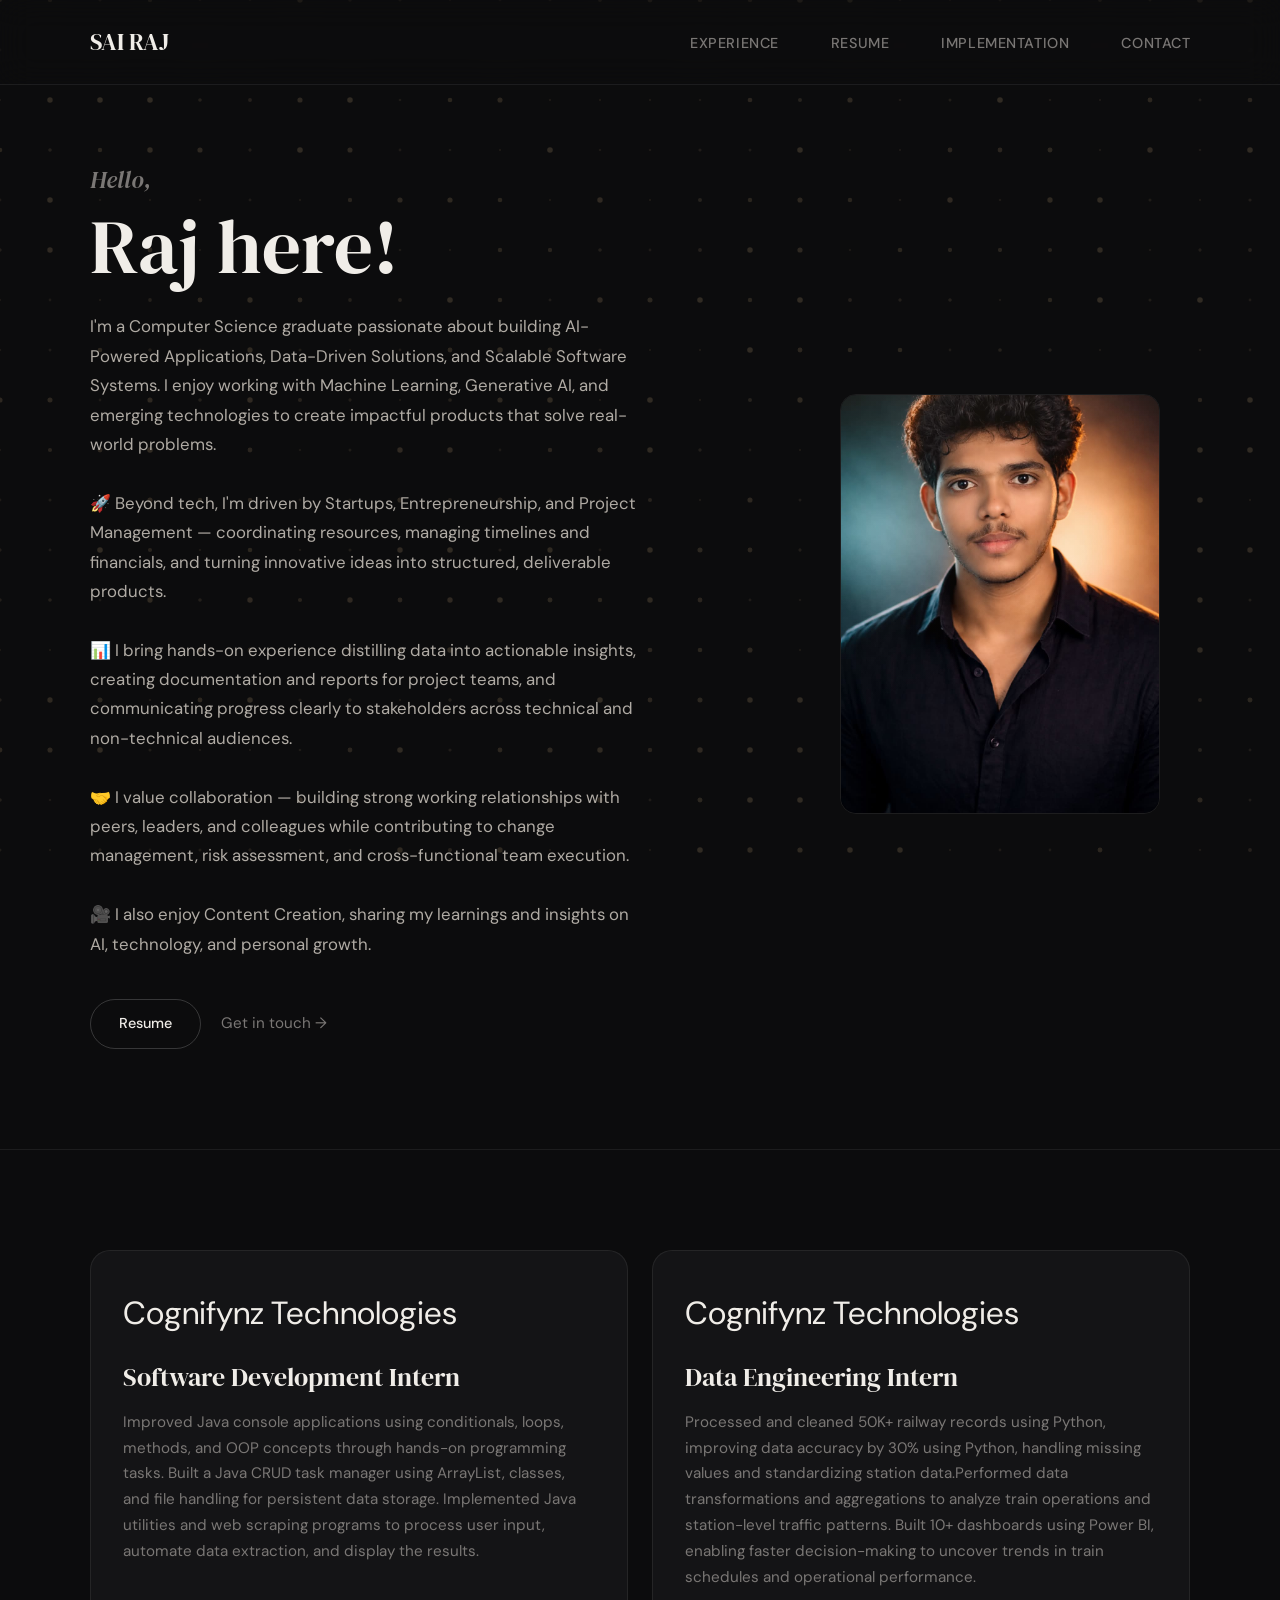
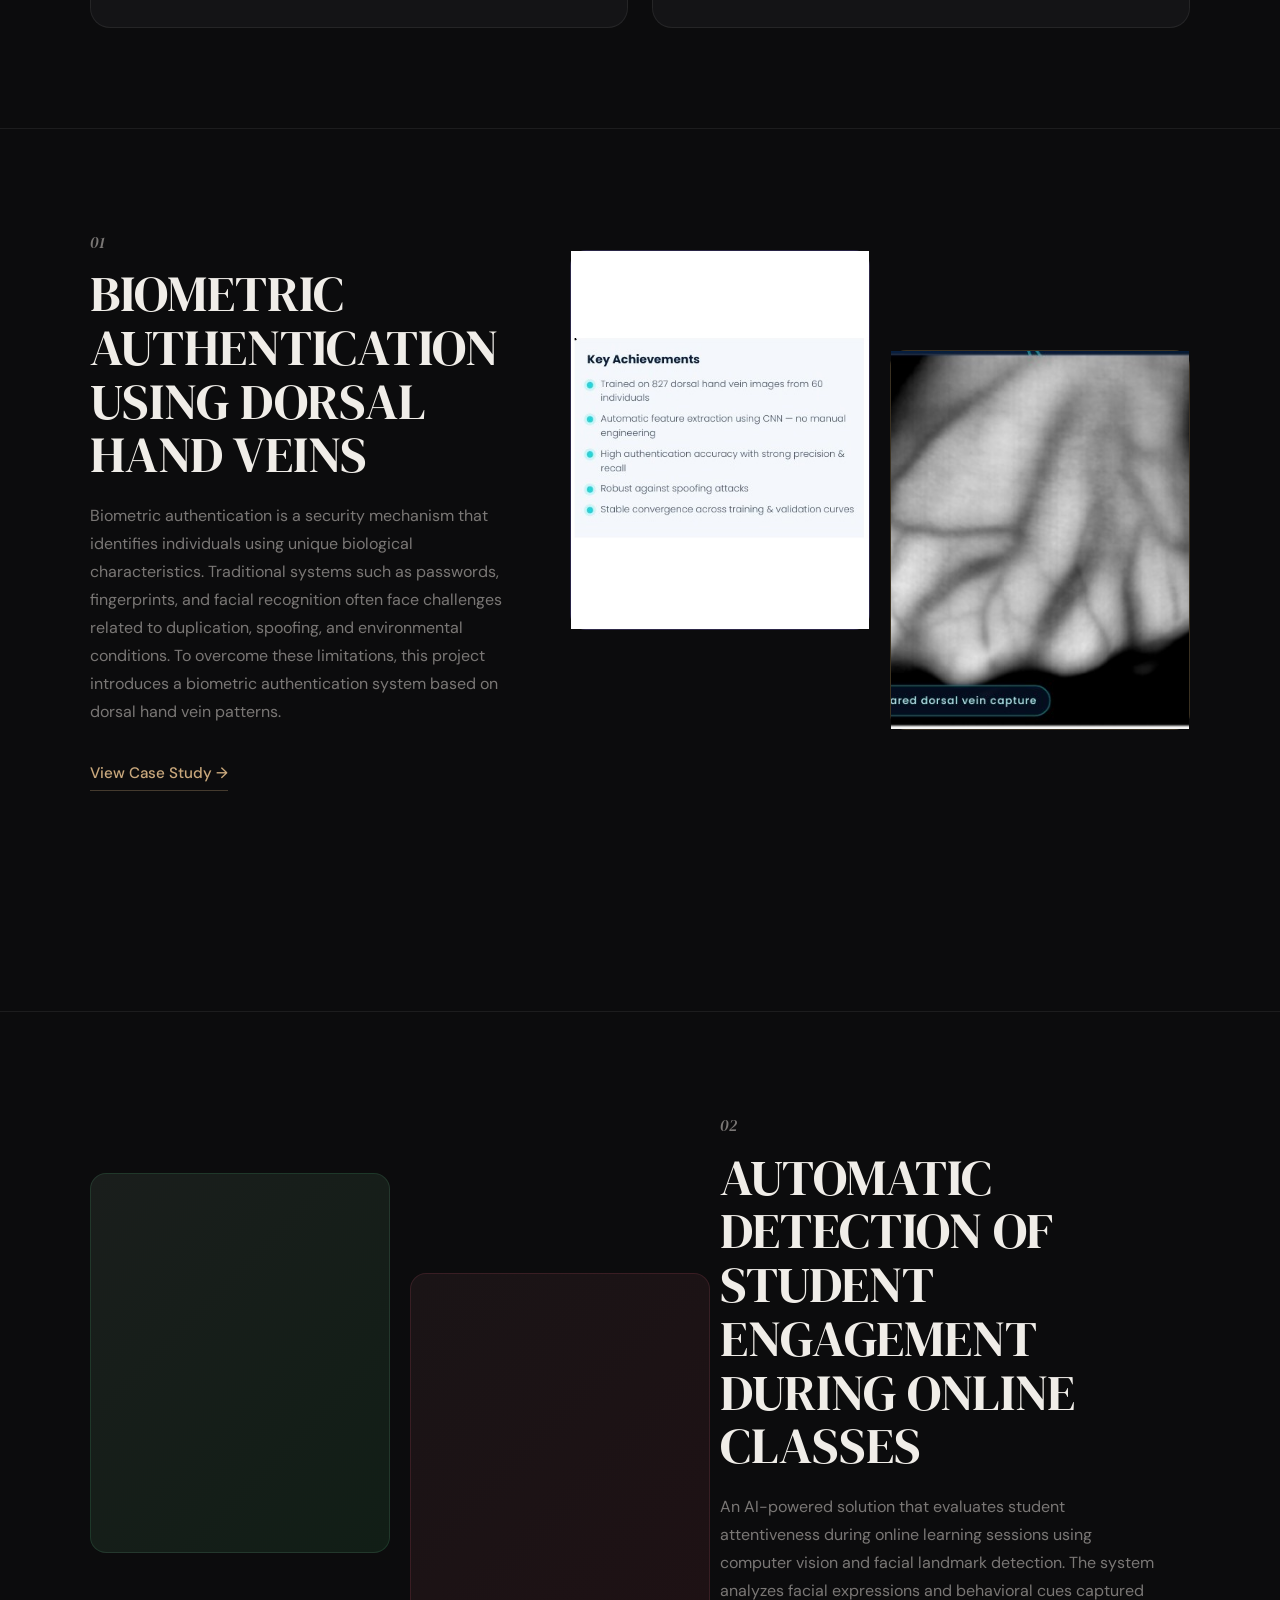
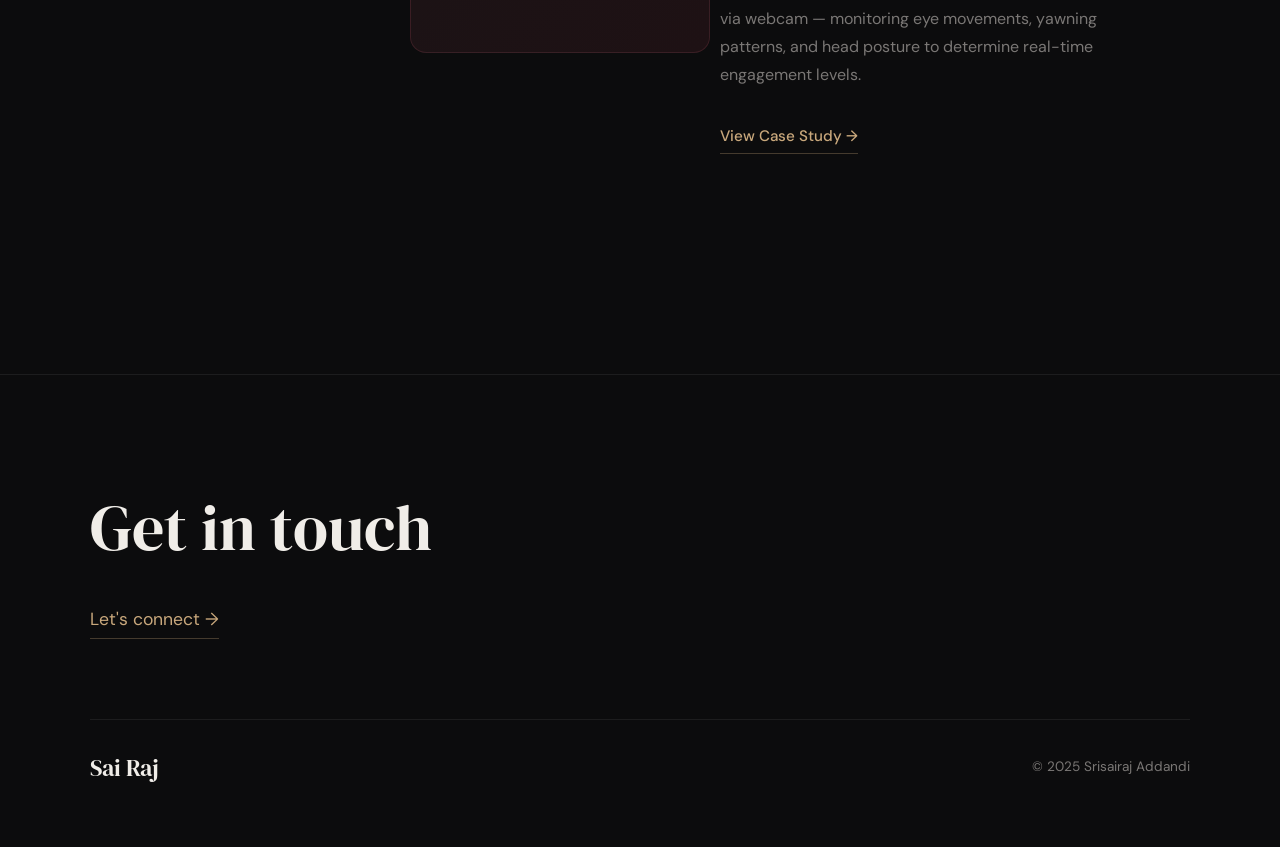
<file: index.html>
<!DOCTYPE html>
<html lang="en">
<head>
  <meta charset="UTF-8">
  <meta name="viewport" content="width=device-width, initial-scale=1.0">
  <title>Sai Raj — Portfolio</title>
  <link rel="preconnect" href="https://fonts.googleapis.com">
  <link href="https://fonts.googleapis.com/css2?family=DM+Serif+Display:ital@0;1&family=DM+Sans:wght@300;400;500;600&display=swap" rel="stylesheet">
  <link rel="stylesheet" href="css/style.css">
</head>
<body>

<!-- PARTICLE CANVAS -->
<canvas id="particles"></canvas>

<!-- NAVBAR -->
<nav id="navbar">
  <div class="nav-inner">
  <a href="index.html" class="logo">Sai Raj</a>
  <ul>
    <li><a href="#work">Experience</a></li>
    <li><a href="asserts/SRISAIRAJ ADDANDI _ RESUME.pdf" target="_blank">Resume</a></li>
    <li><a href="#implementation">Implementation</a></li>
    <li><a href="#call">Contact</a></li>
  </ul>
  </div>
</nav>

<!-- HERO -->
<section class="hero" id="hero">
  <div class="hero-inner">

    <div class="hero-text">
      <p class="hero-eyebrow reveal-up">Hello,</p>
      <h1 class="reveal-up delay-1">Raj here!</h1>
      <p class="hero-bio reveal-up delay-2">

I'm a Computer Science graduate passionate about building AI-Powered Applications, Data-Driven Solutions, and Scalable Software Systems. I enjoy working with Machine Learning, Generative AI, and emerging technologies to create impactful products that solve real-world problems.
<br><br>
🚀 Beyond tech, I'm driven by Startups, Entrepreneurship, and Project Management — coordinating resources, managing timelines and financials, and turning innovative ideas into structured, deliverable products.
<br><br>
📊 I bring hands-on experience distilling data into actionable insights, creating documentation and reports for project teams, and communicating progress clearly to stakeholders across technical and non-technical audiences.
<br><br>
🤝 I value collaboration — building strong working relationships with peers, leaders, and colleagues while contributing to change management, risk assessment, and cross-functional team execution.
<br><br>
🎥 I also enjoy Content Creation, sharing my learnings and insights on AI, technology, and personal growth.
      </p>
      <div class="hero-links reveal-up delay-3">
        <a href="asserts/SRISAIRAJ ADDANDI _ RESUME.pdf" target="_blank" class="btn-outline">Resume</a>
        <a href="contact.html" class="btn-ghost">Get in touch →</a>
      </div>
    </div>

    <div class="hero-photo reveal-right">
      <div class="photo-frame">
        <img src="asserts/raj.jpeg" alt="Sai Raj" class="profile-img">
      </div>
    </div>

  </div>
</section>

<!-- INTERESTS -->
<section class="interests-section" id="work">
  <div class="container">
    <div class="interests-grid">

      <div class="interest-card reveal-up">
        <span class="interest-icon">Cognifynz Technologies</span>
        <h3>Software Development Intern</h3>
        <p>Improved Java console applications using conditionals, loops, methods, and OOP concepts through hands-on programming 
tasks. Built a Java CRUD task manager using ArrayList, classes, and file handling for persistent data storage.  
Implemented Java utilities and web scraping programs to process user input, automate data extraction, and display the 
results.    </p>
      </div>

      <div class="interest-card reveal-up delay-1">
        <span class="interest-icon">Cognifynz Technologies</span>
        <h3>Data Engineering Intern </h3>
        <p>Processed and cleaned 50K+ railway records using Python, improving data accuracy by 30% using Python, handling 
missing values and standardizing station data.Performed data transformations and aggregations to analyze train 
operations and station-level traffic patterns. Built 10+ dashboards using Power BI, enabling faster decision-making to 
uncover trends in train schedules and operational performance.  </p>
      </div>
    </div>
  </div>
</section>

<!-- WORK / CASE STUDIES -->
<section class="work-section" id="implementation">
  <div class="container">

    <!-- Case Study 01 -->
    <div class="case-row reveal-up">
      <div class="case-info">
        <span class="case-num">01</span>
        <h2 class="case-title">BIOMETRIC AUTHENTICATION USING DORSAL HAND VEINS</h2>
        <p class="case-desc">Biometric authentication is a security mechanism that
identifies individuals using unique biological
characteristics. Traditional systems such as passwords,
fingerprints, and facial recognition often face challenges
related to duplication, spoofing, and environmental
conditions. To overcome these limitations, this project
introduces a biometric authentication system based on
dorsal hand vein patterns.
        </p>
        <a href="case-study-1.html" class="case-link">View Case Study →</a>
      </div>
      <div class="case-images">
        <div class="img-card img-high">
          <img src="asserts/case study 1 fornt .jpg" alt="Sai Raj" class="profile-img">
        </div>
        <div class="img-card img-low">
          <img src="asserts/case study 1 page 1.jpg" alt="Sai Raj" class="profile-img">
        </div>
      </div>
    </div>
    </div>
    </section>
<section class="work-section" id="implementation">
  <div class="container">

    <!-- Case Study 02 -->
    <div class="case-row reverse reveal-up">
      <div class="case-info">
        <span class="case-num">02</span>
        <h2 class="case-title">AUTOMATIC DETECTION OF STUDENT ENGAGEMENT DURING ONLINE CLASSES</h2>
        <p class="case-desc">An AI-powered solution that evaluates student attentiveness during online learning sessions using computer vision and facial landmark detection.
     The system analyzes facial expressions and behavioral cues captured via webcam — monitoring eye movements, yawning patterns, and head posture to determine real-time engagement levels.

        </p>
        <a href="case-study-2.html" class="case-link">View Case Study →</a>
      </div>
      <div class="case-images">
        <div class="img-card img-high accent"></div>
        <div class="img-card img-low accent"></div>
      </div>
    </div>

  </div>
</section>

<!-- FOOTER -->
<footer class="site-footer" id="call">
  <div class="container">
    <h2 class="footer-heading">Get in touch</h2>
    <a href="contact.html" class="footer-email">Let's connect →</a>

    <div class="footer-bottom">
      <a href="index.html" class="logo">Sai Raj</a>
      <p class="footer-copy">© 2025 Srisairaj Addandi</p>
    </div>
  </div>
</footer>

<script src="js/script.js"></script>
</body>
</html>
</file>
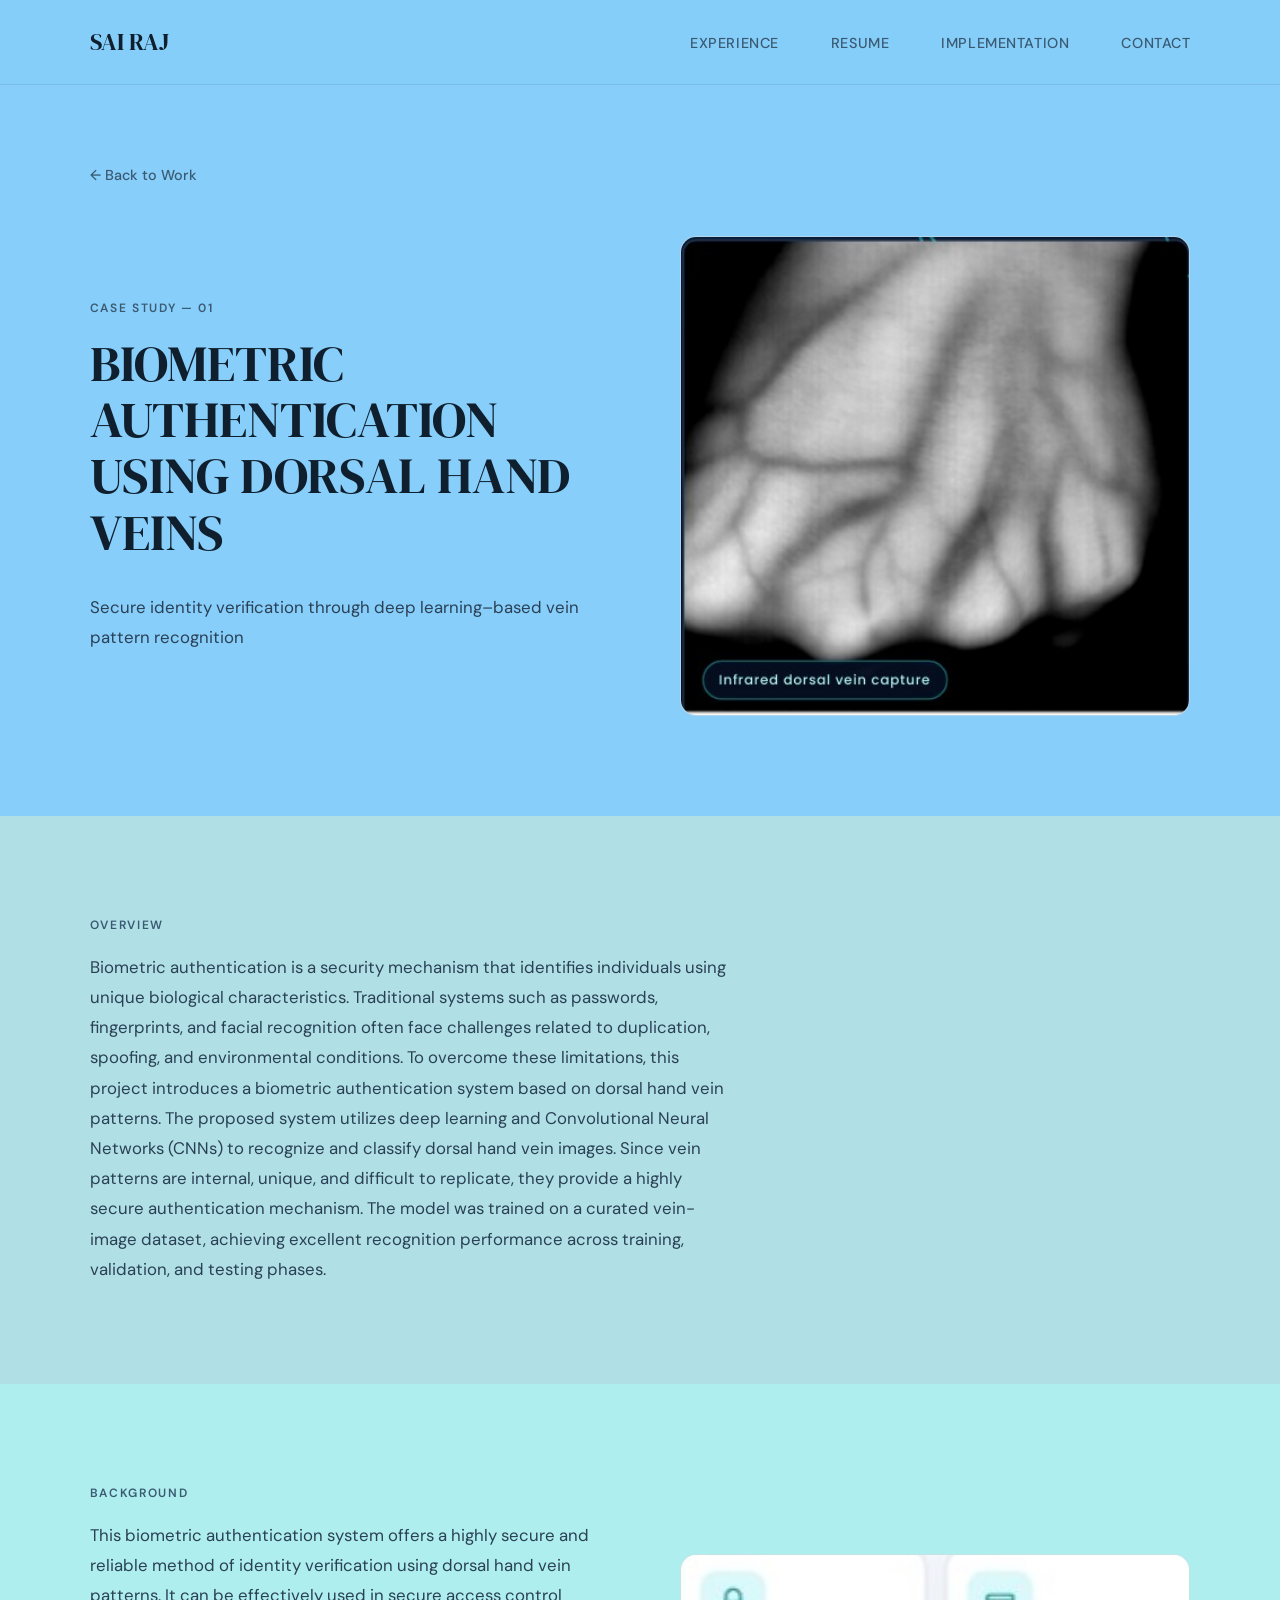
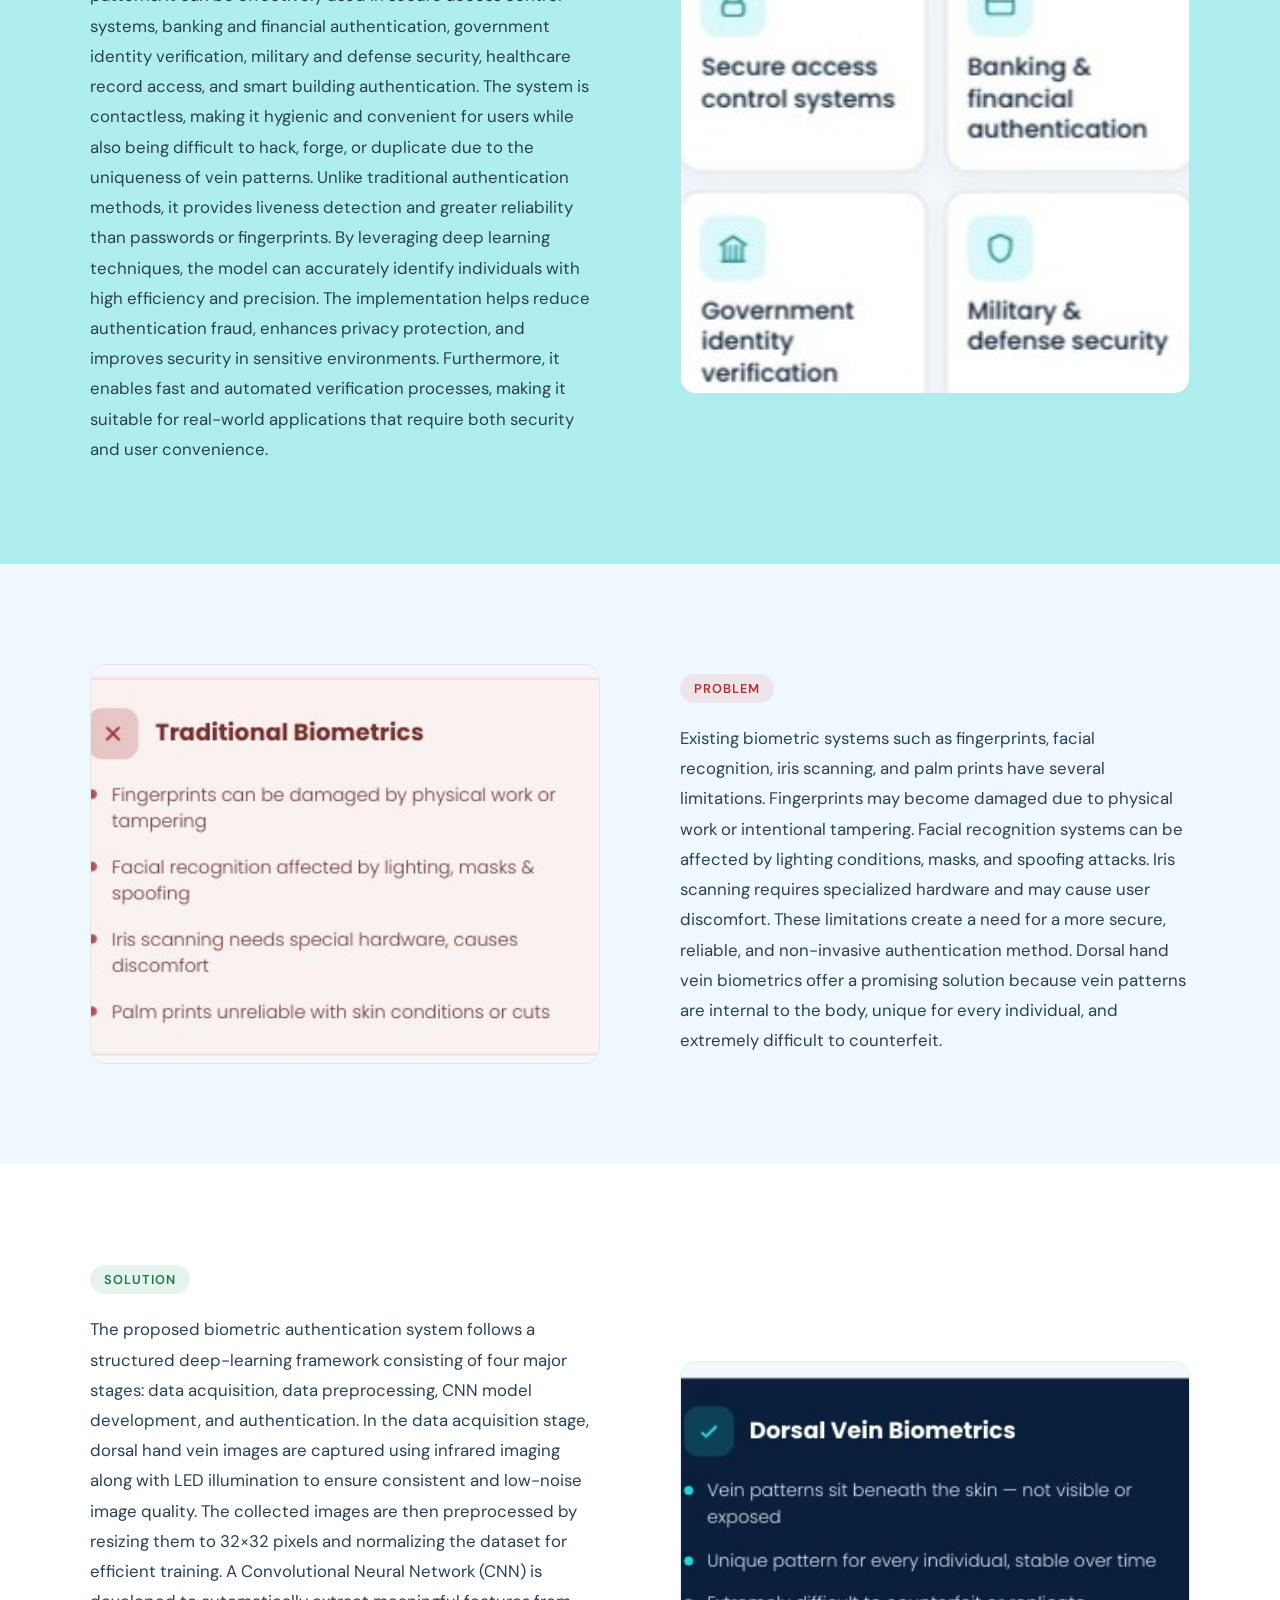
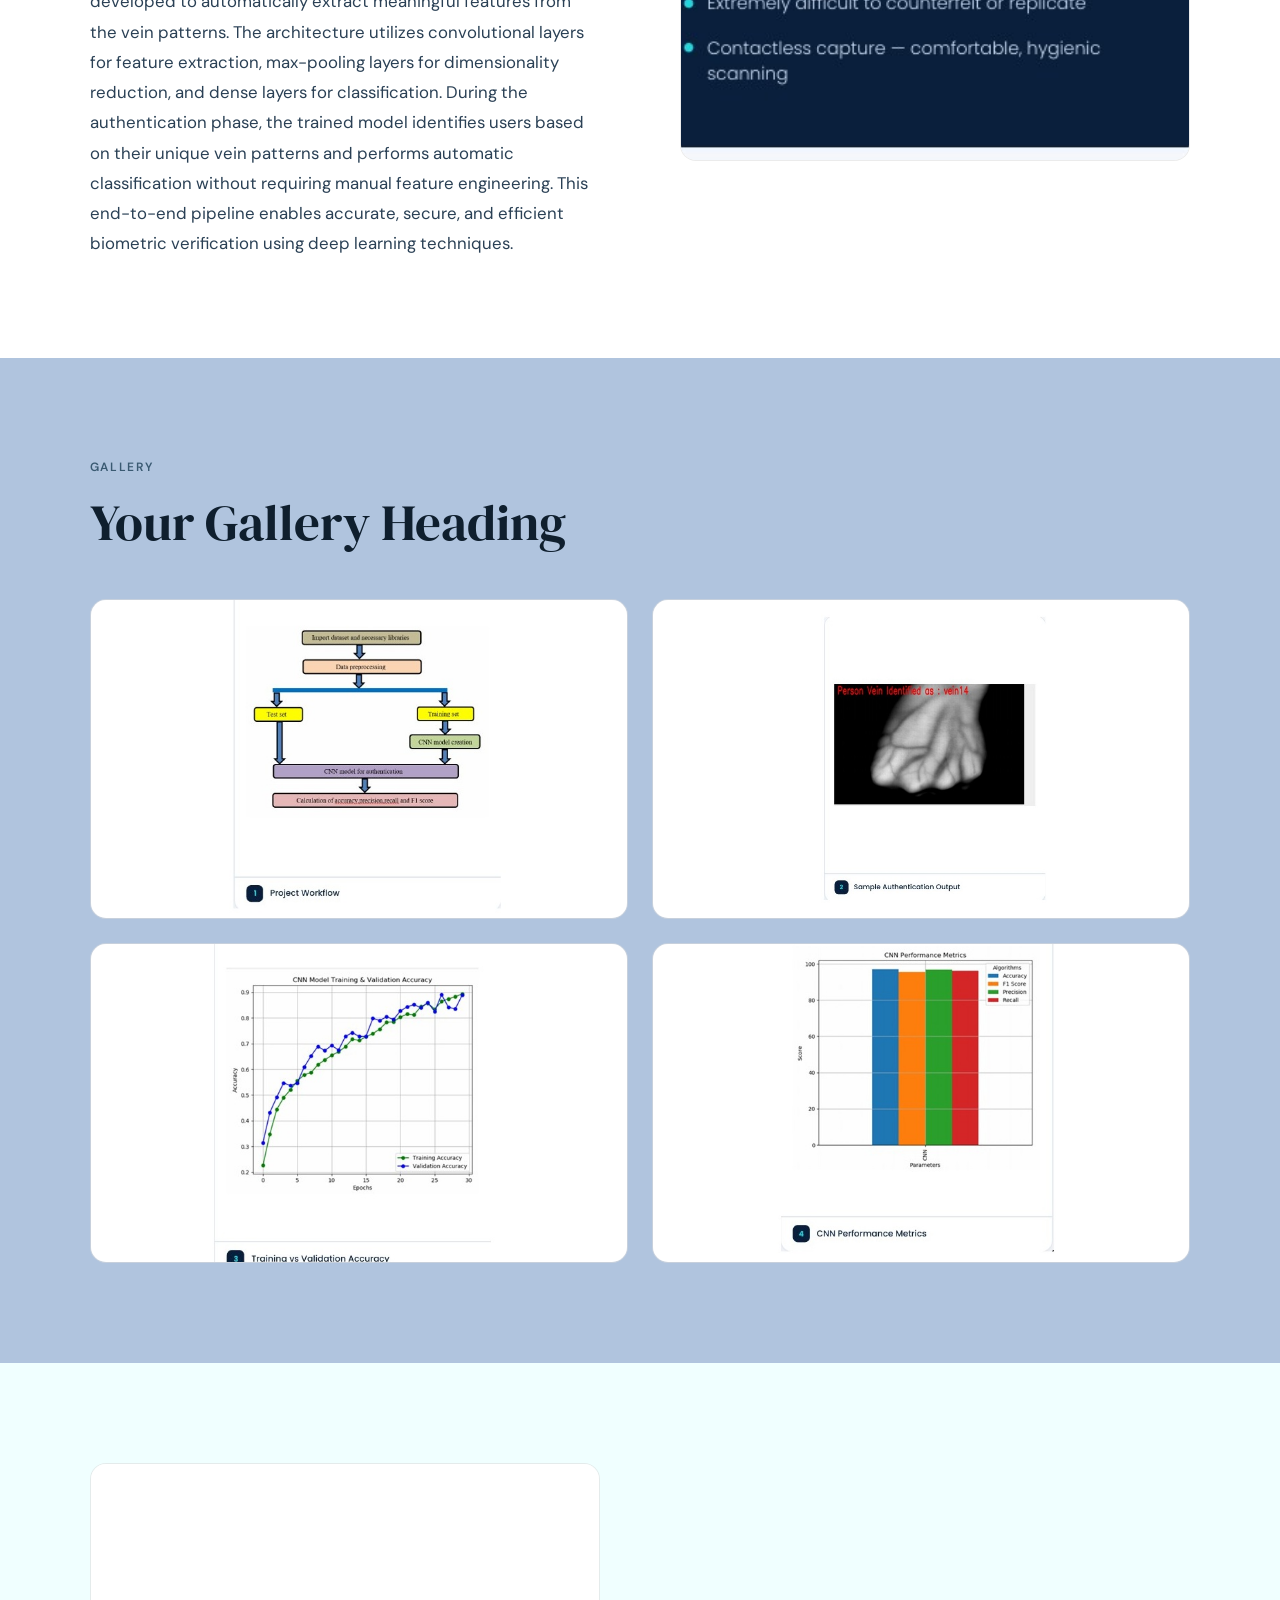
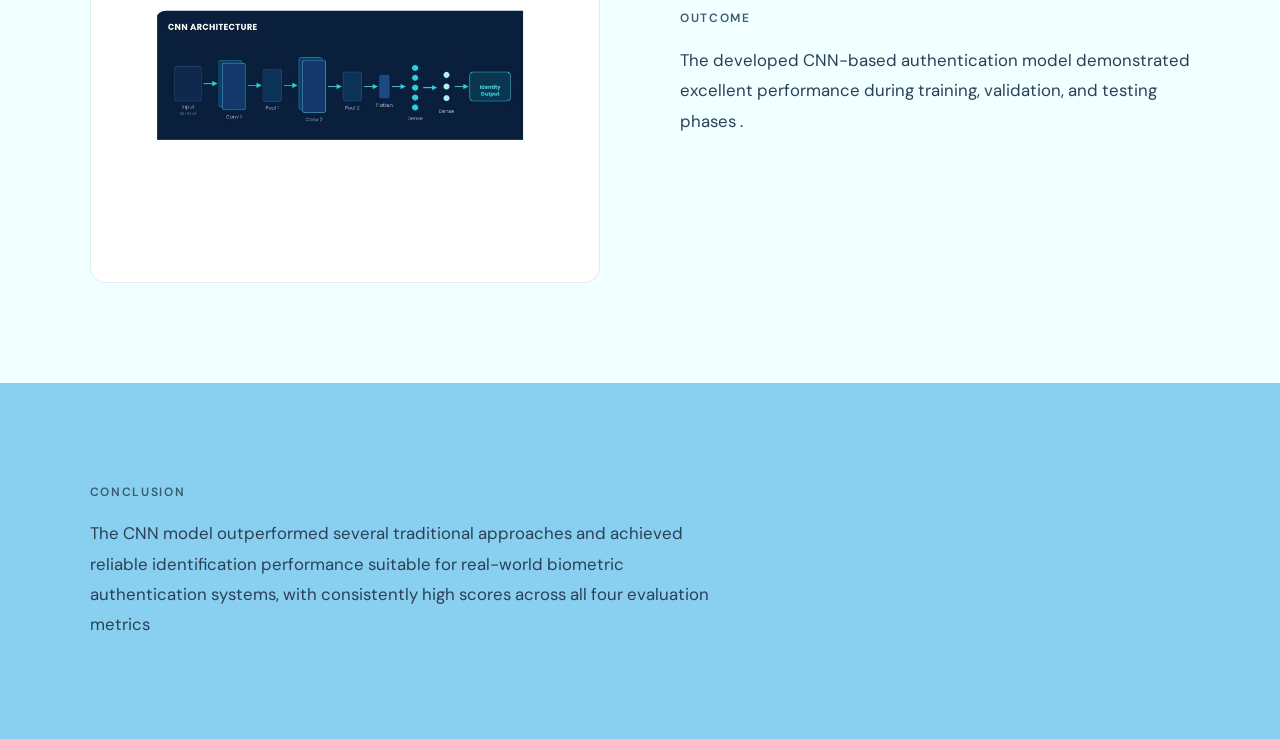
<file: case-study-1.html>
<!DOCTYPE html>
<html lang="en">
<head>
  <meta charset="UTF-8">
  <meta name="viewport" content="width=device-width, initial-scale=1.0">
  <title>Case Study</title>
  <link rel="preconnect" href="https://fonts.googleapis.com">
  <link href="https://fonts.googleapis.com/css2?family=DM+Serif+Display:ital@0;1&family=DM+Sans:wght@300;400;500;600&display=swap" rel="stylesheet">
  <link rel="stylesheet" href="css/style.css">
<style>
      body {
      background: #87CEFA;
      color: #0f1f2e;
    }

    nav {
      background: rgba(135, 206, 250, 0.85);
      border-bottom: 1px solid rgba(0,0,0,0.08);
    }

    .logo { color: #0f1f2e; }
    nav a { color: #3a5a72; }
    nav a:hover { color: #0f1f2e; }
</style>
</head>
<body>

<!-- NAV -->
<nav>
  <div class="nav-inner">
    <a href="index.html" class="logo">Sai Raj</a>
    <ul>
      <li><a href="index.html#work">Experience</a></li>
      <li><a href="asserts/SRISAIRAJ ADDANDI _ RESUME.pdf" target="_blank">Resume</a></li>
      <li><a href="index.html#implementation">Implementation</a></li>
      <li><a href="contact.html">Contact</a></li>
    </ul>
  </div>
</nav>


<!-- ================================================
     SECTION 1 — Light Sky Blue (#87CEFA)
     Title + Picture
================================================ -->
<section class="cs-section s1">
  <div class="container">
    <a href="index.html" class="cs-back">← Back to Work</a>
    <div class="cs-two-col">

      <div class="cs-text">
        <p class="cs-label">Case Study — 01</p>
        <h1 class="cs-heading">BIOMETRIC AUTHENTICATION USING DORSAL HAND VEINS</h1>
        <p class="cs-para">Secure identity verification through deep learning–based vein pattern recognition</p>
      </div>

      <div class="cs-img" style="height:480px">
        <img src="asserts/case study 1 page 1.jpg" alt="Hero Image">
        <!-- Replace with your image: <img src="asserts/your-image.png" alt="Hero Image"> -->
      </div>

    </div>
  </div>
</section>


<!-- ================================================
     SECTION 2 — Powder Blue (#B0E0E6)
     Information only (5-6 lines)
================================================ -->
<section class="cs-section s2">
  <div class="container">
    <p class="cs-label">Overview</p>
    
    <p class="cs-para">
     Biometric authentication is a security mechanism that
identifies individuals using unique biological
characteristics. Traditional systems such as passwords,
fingerprints, and facial recognition often face challenges
related to duplication, spoofing, and environmental
conditions. To overcome these limitations, this project
introduces a biometric authentication system based on
dorsal hand vein patterns.
The proposed system utilizes deep learning and
Convolutional Neural Networks (CNNs) to recognize and
classify dorsal hand vein images. Since vein patterns are
internal, unique, and difficult to replicate, they provide a
highly secure authentication mechanism. The model was
trained on a curated vein-image dataset, achieving
excellent recognition performance across training,
validation, and testing phases.
    </p>
  </div>
</section>


<!-- ================================================
     SECTION 3 — Pale Turquoise (#AFEEEE)
     2-3 Paragraphs of info + Picture
================================================ -->
<section class="cs-section s3">
  <div class="container">
    <div class="cs-two-col">

      <div class="cs-text">
        <p class="cs-label">Background</p>
        <p class="cs-para">
        This biometric authentication system offers a highly secure and reliable method of identity verification using dorsal hand vein patterns. It can be effectively used in secure access control systems, banking and financial authentication, government identity verification, military and defense security, healthcare record access, and smart building authentication. The system is contactless, making it hygienic and convenient for users while also being difficult to hack, forge, or duplicate due to the uniqueness of vein patterns. Unlike traditional authentication methods, it provides liveness detection and greater reliability than passwords or fingerprints. By leveraging deep learning techniques, the model can accurately identify individuals with high efficiency and precision. The implementation helps reduce authentication fraud, enhances privacy protection, and improves security in sensitive environments. Furthermore, it enables fast and automated verification processes, making it suitable for real-world applications that require both security and user convenience.
        </p>
      </div>

      <div class="cs-img" style="height:440px">
         <img src="asserts/case study 1 page 2.jpg" alt="Background Image">
        

        <!-- <img src="asserts/your-image.png" alt="Background Image"> -->
      
      </div>

    </div>
  </div>
</section>


<!-- ================================================
     SECTION 4 — Alice Blue (#F0F8FF)
     Problem Statement + Picture
================================================ -->
<section class="cs-section s4">
  <div class="container">
    <div class="cs-two-col reverse">

      <div class="cs-text">
        <span class="cs-problem-tag">Problem</span>
        <p class="cs-para">
          Existing biometric systems such as fingerprints, facial recognition, iris scanning, and palm prints have several
limitations. Fingerprints may become damaged due to physical work or intentional tampering. Facial
recognition systems can be affected by lighting conditions, masks, and spoofing attacks. Iris scanning requires
specialized hardware and may cause user discomfort.
These limitations create a need for a more secure, reliable, and non-invasive authentication method. Dorsal
hand vein biometrics offer a promising solution because vein patterns are internal to the body, unique for
every individual, and extremely difficult to counterfeit.
        </p>
      </div>

      <div class="cs-img" style="height:400px">
        <!-- <img src="asserts/your-image.png" alt="Problem Image"> -->
       <img src="asserts/case study 1 page 3.jpg" alt="Background Image">
      </div>

    </div>
  </div>
</section>


<!-- ================================================
     SECTION 5 — White (#FFFFFF)
     Solution + Picture
================================================ -->
<section class="cs-section s5">
  <div class="container">
    <div class="cs-two-col">

      <div class="cs-text">
        <span class="cs-solution-tag">Solution</span>
        <p class="cs-para">
          The proposed biometric authentication system follows a structured deep-learning framework consisting of four major stages: data acquisition, data preprocessing, CNN model development, and authentication. In the data acquisition stage, dorsal hand vein images are captured using infrared imaging along with LED illumination to ensure consistent and low-noise image quality. The collected images are then preprocessed by resizing them to 32×32 pixels and normalizing the dataset for efficient training. A Convolutional Neural Network (CNN) is developed to automatically extract meaningful features from the vein patterns. The architecture utilizes convolutional layers for feature extraction, max-pooling layers for dimensionality reduction, and dense layers for classification. During the authentication phase, the trained model identifies users based on their unique vein patterns and performs automatic classification without requiring manual feature engineering. This end-to-end pipeline enables accurate, secure, and efficient biometric verification using deep learning techniques.

        </p>
      </div>

      <div class="cs-img" style="height:400px">
        <!-- <img src="asserts/your-image.png" alt="Solution Image"> -->
        <img src="asserts/case study 1 page 4.jpg" alt="Background Image">
      </div>

    </div>
  </div>
</section>


<!-- ================================================
     SECTION 6 — Light Steel Blue (#B0C4DE)
     4 Pictures Grid
================================================ -->
<section class="cs-section s6">
  <div class="container">
    <p class="cs-label">Gallery</p>
    <h2 class="cs-heading" style="margin-bottom:48px">Your Gallery Heading</h2>

    <div class="cs-four-grid">

      <div class="cs-img" style="height:320px">
        <!-- <img src="asserts/your-image.png" alt="Gallery Image 1"> -->
       <img src="asserts/case study 1 page 5 1.jpg" alt="Background Image">
      </div>

      <div class="cs-img" style="height:320px">
        <!-- <img src="asserts/your-image.png" alt="Gallery Image 2"> -->
         <img src="asserts/case study 1 page 5 2.jpg" alt="Background Image">
      </div>

      <div class="cs-img" style="height:320px">
        <!-- <img src="asserts/your-image.png" alt="Gallery Image 3"> -->
        <img src="asserts/case study 1 page 5 3.jpg" alt="Background Image">
      </div>

      <div class="cs-img" style="height:320px">
        <!-- <img src="asserts/your-image.png" alt="Gallery Image 4"> -->
         <img src="asserts/case study 1 page 5 4.jpg" alt="Background Image">
      </div>

    </div>
  </div>
</section>


<!-- ================================================
     SECTION 7 — Azure (#F0FFFF)
     Info + Picture
================================================ -->
<section class="cs-section s7">
  <div class="container">
    <div class="cs-two-col reverse">

      <div class="cs-text">
        <p class="cs-label">Outcome</p>
        <p class="cs-para">
         The developed CNN-based authentication model demonstrated excellent performance during
training, validation, and testing phases .
        </p>
      </div>

      <div class="cs-img" style="height:420px">
        <!-- <img src="asserts/your-image.png" alt="Outcome Image"> -->
        <img src="asserts/case study 1 page 6.jpg" alt="Background Image">
      </div>

    </div>
  </div>
</section>


<!-- ================================================
     SECTION 8 — Baby Blue (#89CFF0)
     Info only
================================================ -->
<section class="cs-section s8">
  <div class="container">
    <p class="cs-label">Conclusion</p>
    <p class="cs-para">
     The CNN model outperformed several traditional
approaches and achieved reliable identification
performance suitable for real-world biometric
authentication systems, with consistently high scores
across all four evaluation metrics
    </p>
  </div>
</section>


<script src="js/script.js"></script>
</body>
</html>
</file>
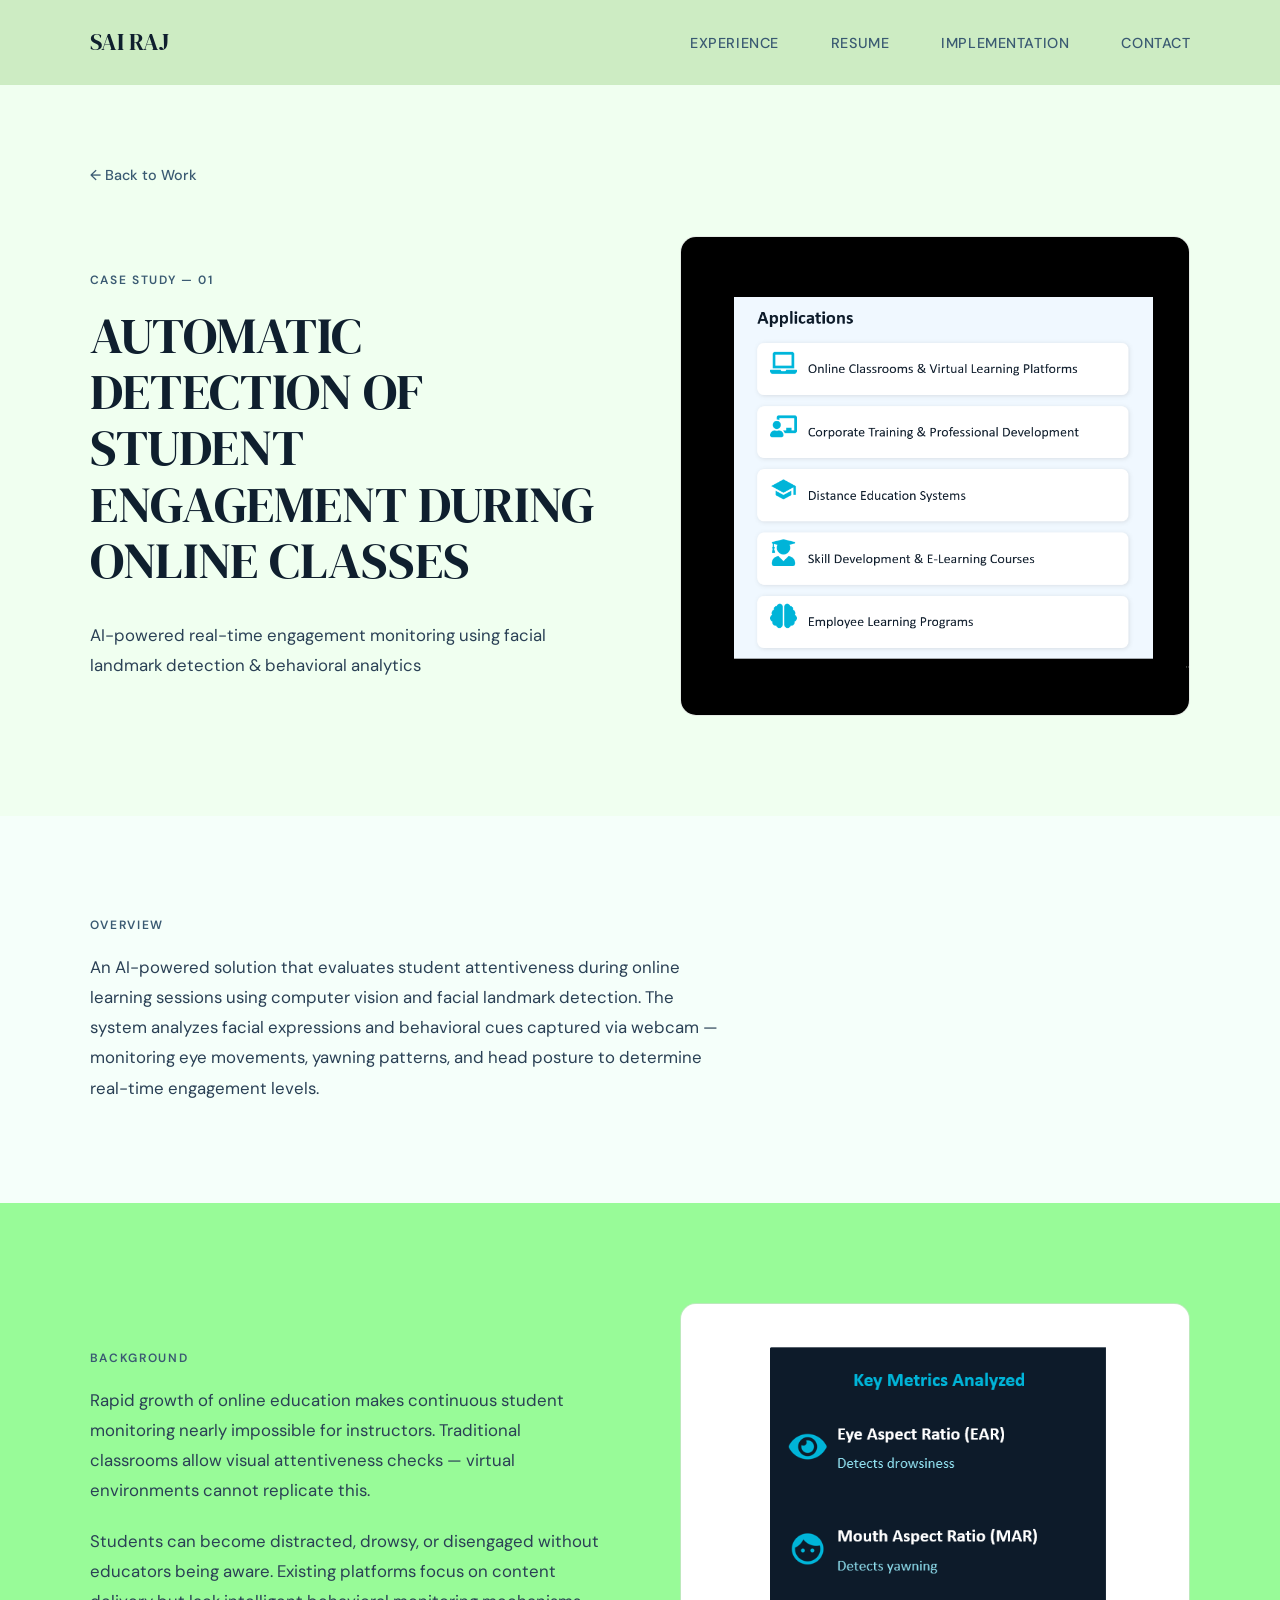
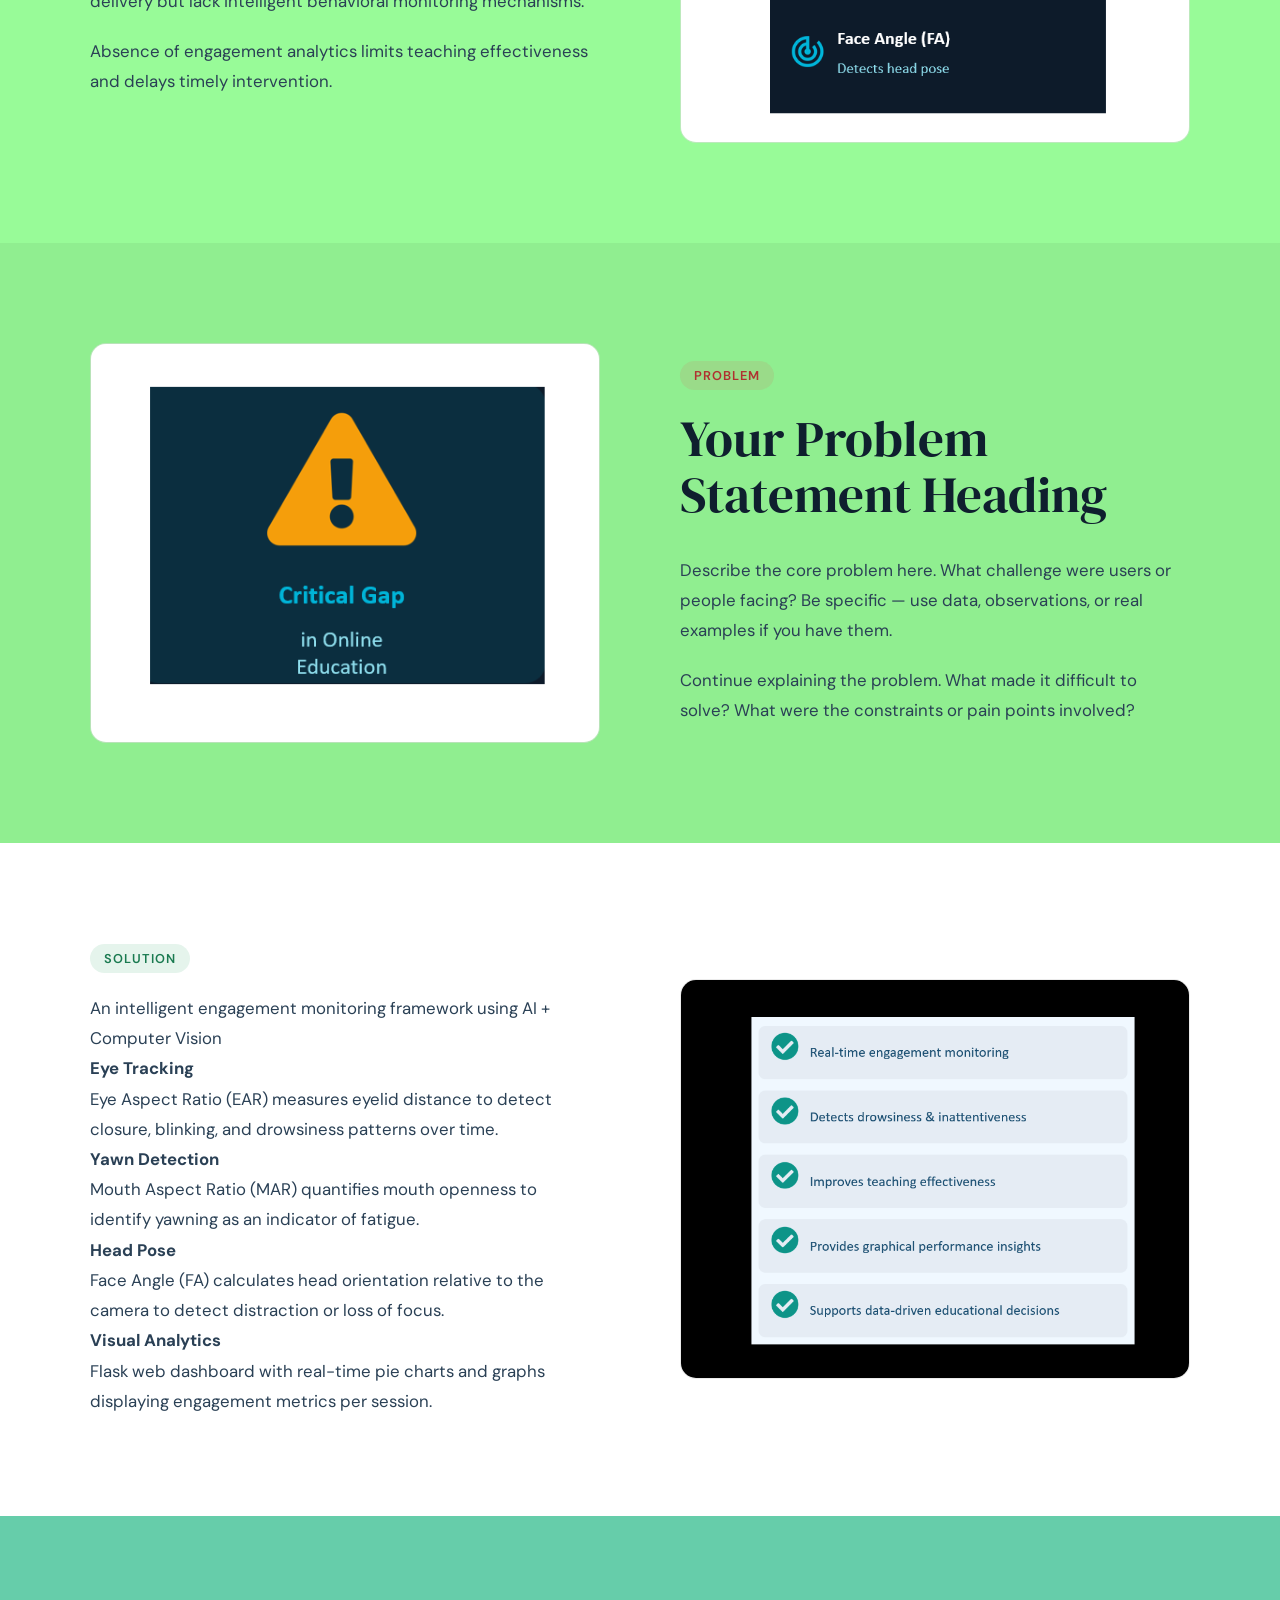
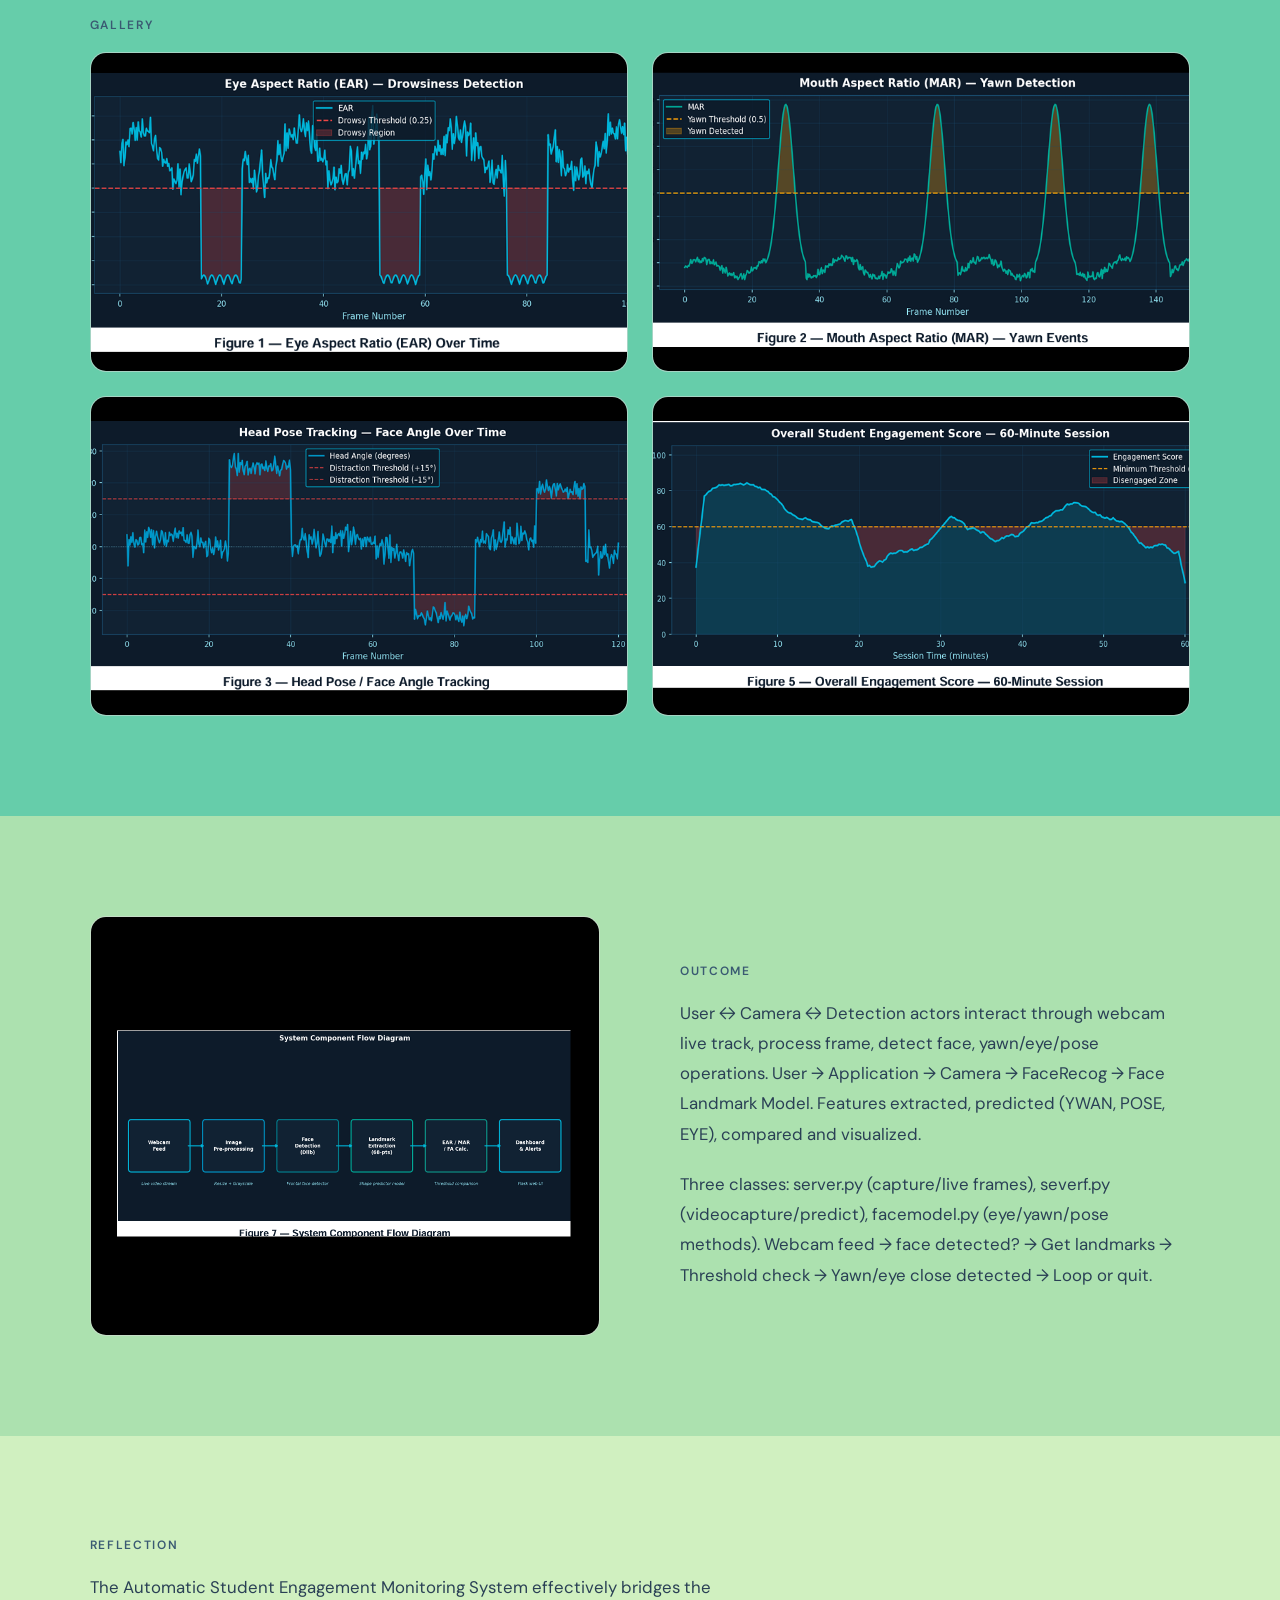
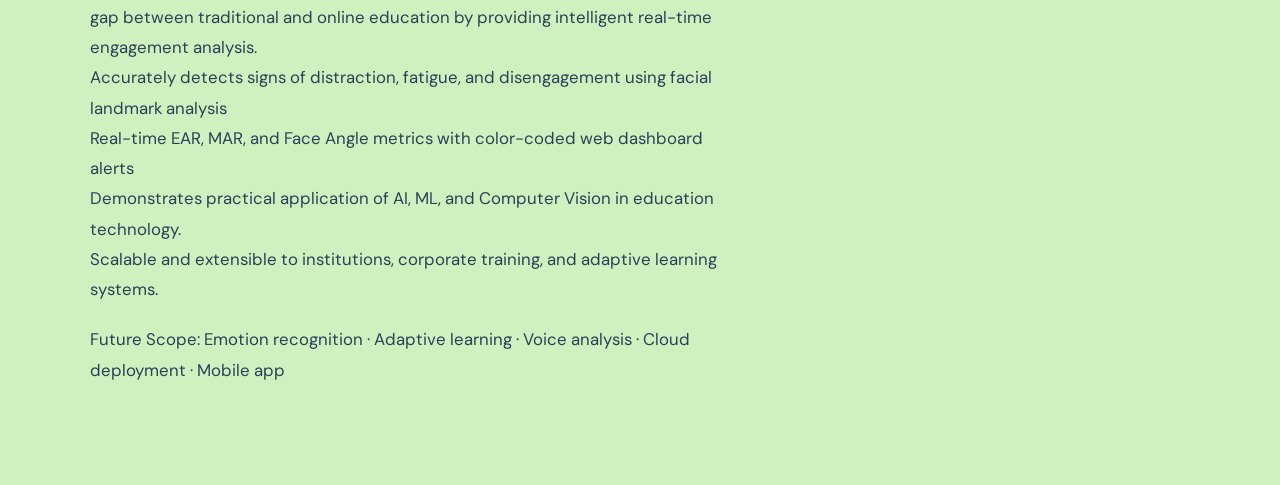
<file: case-study-2.html>
<!DOCTYPE html>
<html lang="en">
<head>
  <meta charset="UTF-8">
  <meta name="viewport" content="width=device-width, initial-scale=1.0">
  <title>Case Study</title>
  <link rel="preconnect" href="https://fonts.googleapis.com">
  <link href="https://fonts.googleapis.com/css2?family=DM+Serif+Display:ital@0;1&family=DM+Sans:wght@300;400;500;600&display=swap" rel="stylesheet">
  <link rel="stylesheet" href="css/style.css">
  <style>

    /* ============================================
       CASE STUDY — OCEAN BLUES THEME
       All text is dark to work on light backgrounds
    ============================================ */

    body {
      background: F0FFF0;
      color: #F5FFFA;
    }

    nav {
      background: rgba(199, 233, 187, 0.85);
      border-bottom: 1px solid rgba(194, 225, 174, 0.08);
    }

    .logo { color: #0f1f2e; }
    nav a { color: #3a5a72; }
    nav a:hover { color: #0f1f2e; }

    /* ============================================
       SHARED SECTION STYLES
    ============================================ */
    .cs-section {
      padding: 100px 7%;
    }

    .cs-section .container {
      width: 100%;
      max-width: 1280px;
      margin: 0 auto;
    }

    .cs-label {
      font-size: 0.75rem;
      font-weight: 600;
      letter-spacing: 0.14em;
      text-transform: uppercase;
      color: #3a5a72;
      margin-bottom: 16px;
    }

    .cs-heading {
      font-family: 'DM Serif Display', Georgia, serif;
      font-size: clamp(2.2rem, 4vw, 3.5rem);
      font-weight: 400;
      line-height: 1.1;
      color: #0f1f2e;
      margin-bottom: 32px;
    }

    .cs-para {
      font-size: 1.05rem;
      line-height: 1.8;
      color: #2a4055;
      max-width: 640px;
      margin-bottom: 20px;
    }

    .cs-para:last-child { margin-bottom: 0; }

    /* Image placeholder */
    .cs-img {
      width: 100%;
      border-radius: 16px;
      overflow: hidden;
      border: 1px solid rgba(0,0,0,0.08);
      background: rgba(255,255,255,0.5);
      display: flex;
      align-items: center;
      justify-content: center;
      color: #3a5a72;
      font-size: 0.85rem;
      font-weight: 500;
      letter-spacing: 0.05em;
    }

    .cs-img img {
      width: 100%;
      height: 100%;
      object-fit: cover;
      display: block;
    }

    /* Two-column layout */
    .cs-two-col {
      display: grid;
      grid-template-columns: 1fr 1fr;
      gap: 80px;
      align-items: center;
    }

    .cs-two-col.reverse { direction: rtl; }
    .cs-two-col.reverse > * { direction: ltr; }

    /* Back link */
    .cs-back {
      display: inline-flex;
      align-items: center;
      gap: 8px;
      font-size: 0.9rem;
      font-weight: 500;
      color: #3a5a72;
      margin-bottom: 48px;
      transition: color 0.2s;
      text-decoration: none;
    }

    .cs-back:hover { color: #0f1f2e; }

    /* Tags */
    .cs-problem-tag {
      display: inline-block;
      padding: 4px 14px;
      border-radius: 100px;
      background: rgba(220,80,80,0.12);
      color: #b03030;
      font-size: 0.8rem;
      font-weight: 600;
      letter-spacing: 0.08em;
      text-transform: uppercase;
      margin-bottom: 20px;
    }

    .cs-solution-tag {
      display: inline-block;
      padding: 4px 14px;
      border-radius: 100px;
      background: rgba(40,160,100,0.12);
      color: #1a7a50;
      font-size: 0.8rem;
      font-weight: 600;
      letter-spacing: 0.08em;
      text-transform: uppercase;
      margin-bottom: 20px;
    }

    /* 4-image grid */
    .cs-four-grid {
      display: grid;
      grid-template-columns: 1fr 1fr;
      gap: 24px;
    }

    /* ============================================
       SECTION BACKGROUNDS — OCEAN BLUES
    ============================================ */
    .s1 { background: #F0FFF0; padding-top: 160px; }
    .s2 { background: #F5FFFA; }
    .s3 { background: #98FB98; }
    .s4 { background: #90EE90; }
    .s5 { background: #FFFFFF; }
    .s6 { background: #66CDAA; }
    .s7 { background: #ACE1AF; }
    .s8 { background: #D0F0C0; }

    /* ============================================
       RESPONSIVE
    ============================================ */
    @media (max-width: 900px) {
      .cs-two-col,
      .cs-two-col.reverse {
        grid-template-columns: 1fr;
        direction: ltr;
        gap: 40px;
      }
      .cs-four-grid { grid-template-columns: 1fr; }
    }

    @media (max-width: 600px) {
      .cs-section { padding: 80px 5%; }
      .s1 { padding-top: 130px; }
    }

  </style>
</head>
<body>

<!-- NAV -->
<nav>
  <div class="nav-inner">
    <a href="index.html" class="logo">Sai Raj</a>
    <ul>
     <li><a href="index.html#work">Experience</a></li>
      <li><a href="asserts/SRISAIRAJ ADDANDI _ RESUME.pdf" target="_blank">Resume</a></li>
      <li><a href="index.html#implementation">Implementation</a></li>
      <li><a href="contact.html">Contact</a></li>
    </ul>
  </div>
</nav>


<!-- ================================================
     SECTION 1 — Light Sky Blue (#87CEFA)
     Title + Picture
================================================ -->
<section class="cs-section s1">
  <div class="container">
    <a href="index.html" class="cs-back">← Back to Work</a>
    <div class="cs-two-col">

      <div class="cs-text">
        <p class="cs-label">Case Study — 01</p>
        <h1 class="cs-heading">AUTOMATIC DETECTION OF STUDENT ENGAGEMENT DURING ONLINE CLASSES</h1>
        <p class="cs-para">AI-powered real-time engagement monitoring using facial landmark detection & behavioral analytics
</p>
      </div>

      <div class="cs-img" style="height:480px">
        <!-- Replace with your image: <img src="asserts/your-image.png" alt="Hero Image"> -->
        <img src="asserts/case study 2 page 1.png" alt="Hero Image">
      </div>

    </div>
  </div>
</section>


<!-- ================================================
     SECTION 2 — Powder Blue (#B0E0E6)
     Information only (5-6 lines)
================================================ -->
<section class="cs-section s2">
  <div class="container">
    <p class="cs-label">Overview</p>
    <!--<h2 class="cs-heading">Your Section Heading</h2>-->
    <p class="cs-para">
     An AI-powered solution that evaluates student attentiveness during online learning sessions using computer vision and facial landmark detection.
The system analyzes facial expressions and behavioral cues captured via webcam — monitoring eye movements, yawning patterns, and head posture to determine real-time engagement levels.
    </p>
  </div>
</section>


<!-- ================================================
     SECTION 3 — Pale Turquoise (#AFEEEE)
     2-3 Paragraphs of info + Picture
================================================ -->
<section class="cs-section s3">
  <div class="container">
    <div class="cs-two-col">

      <div class="cs-text">
        <p class="cs-label">Background</p>
        <!--<h2 class="cs-heading">Your Section Heading</h2>-->
        <p class="cs-para">
          Rapid growth of online education makes continuous student monitoring nearly impossible for instructors.
          Traditional classrooms allow visual attentiveness checks — virtual environments cannot replicate this.

        </p>
        <p class="cs-para">
          Students can become distracted, drowsy, or disengaged without educators being aware.
          Existing platforms focus on content delivery but lack intelligent behavioral monitoring mechanisms.

        </p>
        <p class="cs-para">
         Absence of engagement analytics limits teaching effectiveness and delays timely intervention.
        </p>
      </div>

      <div class="cs-img" style="height:440px">
        <!-- <img src="asserts/your-image.png" alt="Background Image"> -->
         <img src="asserts/case study 2 page 2.png" alt="Hero Image">
      </div>

    </div>
  </div>
</section>


<!-- ================================================
     SECTION 4 — Alice Blue (#F0F8FF)
     Problem Statement + Picture
================================================ -->
<section class="cs-section s4">
  <div class="container">
    <div class="cs-two-col reverse">

      <div class="cs-text">
        <span class="cs-problem-tag">Problem</span>
        <h2 class="cs-heading">Your Problem Statement Heading</h2>
        <p class="cs-para">
          Describe the core problem here. What challenge were users or people facing?
          Be specific — use data, observations, or real examples if you have them.
        </p>
        <p class="cs-para">
          Continue explaining the problem. What made it difficult to solve?
          What were the constraints or pain points involved?
        </p>
      </div>

      <div class="cs-img" style="height:400px">
        <!-- <img src="asserts/your-image.png" alt="Problem Image"> -->
        <img src="asserts/case study 2 page 3.png" alt="Hero Image">
      </div>

    </div>
  </div>
</section>


<!-- ================================================
     SECTION 5 — White (#FFFFFF)
     Solution + Picture
================================================ -->
<section class="cs-section s5">
  <div class="container">
    <div class="cs-two-col">

      <div class="cs-text">
        <span class="cs-solution-tag">Solution</span>
        <!--<h2 class="cs-heading">Your Solution Heading</h2>-->
        <p class="cs-para">
         An intelligent engagement monitoring framework using AI + Computer Vision
        <br>
        <strong>Eye Tracking</strong>
<br>
Eye Aspect Ratio (EAR) measures eyelid distance to detect closure, blinking, and drowsiness patterns over time.
<br>
<strong>Yawn Detection</strong>
<br>
Mouth Aspect Ratio (MAR) quantifies mouth openness to identify yawning as an indicator of fatigue.
<br>
<strong>Head Pose</strong>
<br>
Face Angle (FA) calculates head orientation relative to the camera to detect distraction or loss of focus.
<br>
<strong>Visual Analytics</strong>
<br>
Flask web dashboard with real-time pie charts and graphs displaying engagement metrics per session.

        </p>
       <!-- <p class="cs-para">
          Go deeper into the solution — the features, the flow, or the technology behind it.
          Explain why this approach was the right one for the problem.
        </p>-->
      </div>

      <div class="cs-img" style="height:400px">
        <!-- <img src="asserts/your-image.png" alt="Solution Image"> -->
        <img src="asserts/case study 2 page 4.png" alt="Hero Image">
      </div>

    </div>
  </div>
</section>


<!-- ================================================
     SECTION 6 — Light Steel Blue (#B0C4DE)
     4 Pictures Grid
================================================ -->
<section class="cs-section s6">
  <div class="container">
    <p class="cs-label">Gallery</p>
    <!--<h2 class="cs-heading" style="margin-bottom:48px">Your Gallery Heading</h2>-->

    <div class="cs-four-grid">

      <div class="cs-img" style="height:320px">
        <!-- <img src="asserts/your-image.png" alt="Gallery Image 1"> -->
        <img src="asserts/case study 2 page 5 1.png" alt="Hero Image">
      </div>

      <div class="cs-img" style="height:320px">
        <!-- <img src="asserts/your-image.png" alt="Gallery Image 2"> -->
        <img src="asserts/case study 2 page 5 2.png" alt="Hero Image">
      </div>

      <div class="cs-img" style="height:320px">
        <!-- <img src="asserts/your-image.png" alt="Gallery Image 3"> -->
        <img src="asserts/case study 2 page 5 3.png" alt="Hero Image">
      </div>

      <div class="cs-img" style="height:320px">
        <!-- <img src="asserts/your-image.png" alt="Gallery Image 4"> -->
        <img src="asserts/case study 2 page 5 4.png" alt="Hero Image">
      </div>

    </div>
  </div>
</section>


<!-- ================================================
     SECTION 7 — Azure (#F0FFFF)
     Info + Picture
================================================ -->
<section class="cs-section s7">
  <div class="container">
    <div class="cs-two-col reverse">

      <div class="cs-text">
        <p class="cs-label">Outcome</p>
        <!--<h2 class="cs-heading">Your Section Heading</h2>-->
        <p class="cs-para">
          User ↔ Camera ↔ Detection actors interact through webcam live track, process frame, detect face, yawn/eye/pose operations.
User → Application → Camera → FaceRecog → Face Landmark Model. Features extracted, predicted (YWAN, POSE, EYE), compared and visualized.

        </p>
        <p class="cs-para">
          Three classes: server.py (capture/live frames), severf.py (videocapture/predict), facemodel.py (eye/yawn/pose methods).
Webcam feed → face detected? → Get landmarks → Threshold check → Yawn/eye close detected → Loop or quit.

        </p>
      </div>

      <div class="cs-img" style="height:420px">
        <!-- <img src="asserts/your-image.png" alt="Outcome Image"> -->
        <img src="asserts/case study 2 page 6.png" alt="Hero Image">
      </div>

    </div>
  </div>
</section>


<!-- ================================================
     SECTION 8 — Baby Blue (#89CFF0)
     Info only
================================================ -->
<section class="cs-section s8">
  <div class="container">
    <p class="cs-label">Reflection</p>
    <!--<h2 class="cs-heading">Your Closing Heading</h2>-->
    <p class="cs-para">
      The Automatic Student Engagement Monitoring System effectively bridges the gap between traditional and online education by providing intelligent real-time engagement analysis.
<br>
Accurately detects signs of distraction, fatigue, and disengagement using facial landmark analysis
<br>
Real-time EAR, MAR, and Face Angle metrics with color-coded web dashboard alerts
<br>
Demonstrates practical application of AI, ML, and Computer Vision in education technology.
<br>
Scalable and extensible to institutions, corporate training, and adaptive learning systems.

    </p>
    <p class="cs-para">
      Future Scope: Emotion recognition · Adaptive learning · Voice analysis · Cloud deployment · Mobile app
    </p>
  </div>
</section>


<script src="js/script.js"></script>
</body>
</html>
</file>
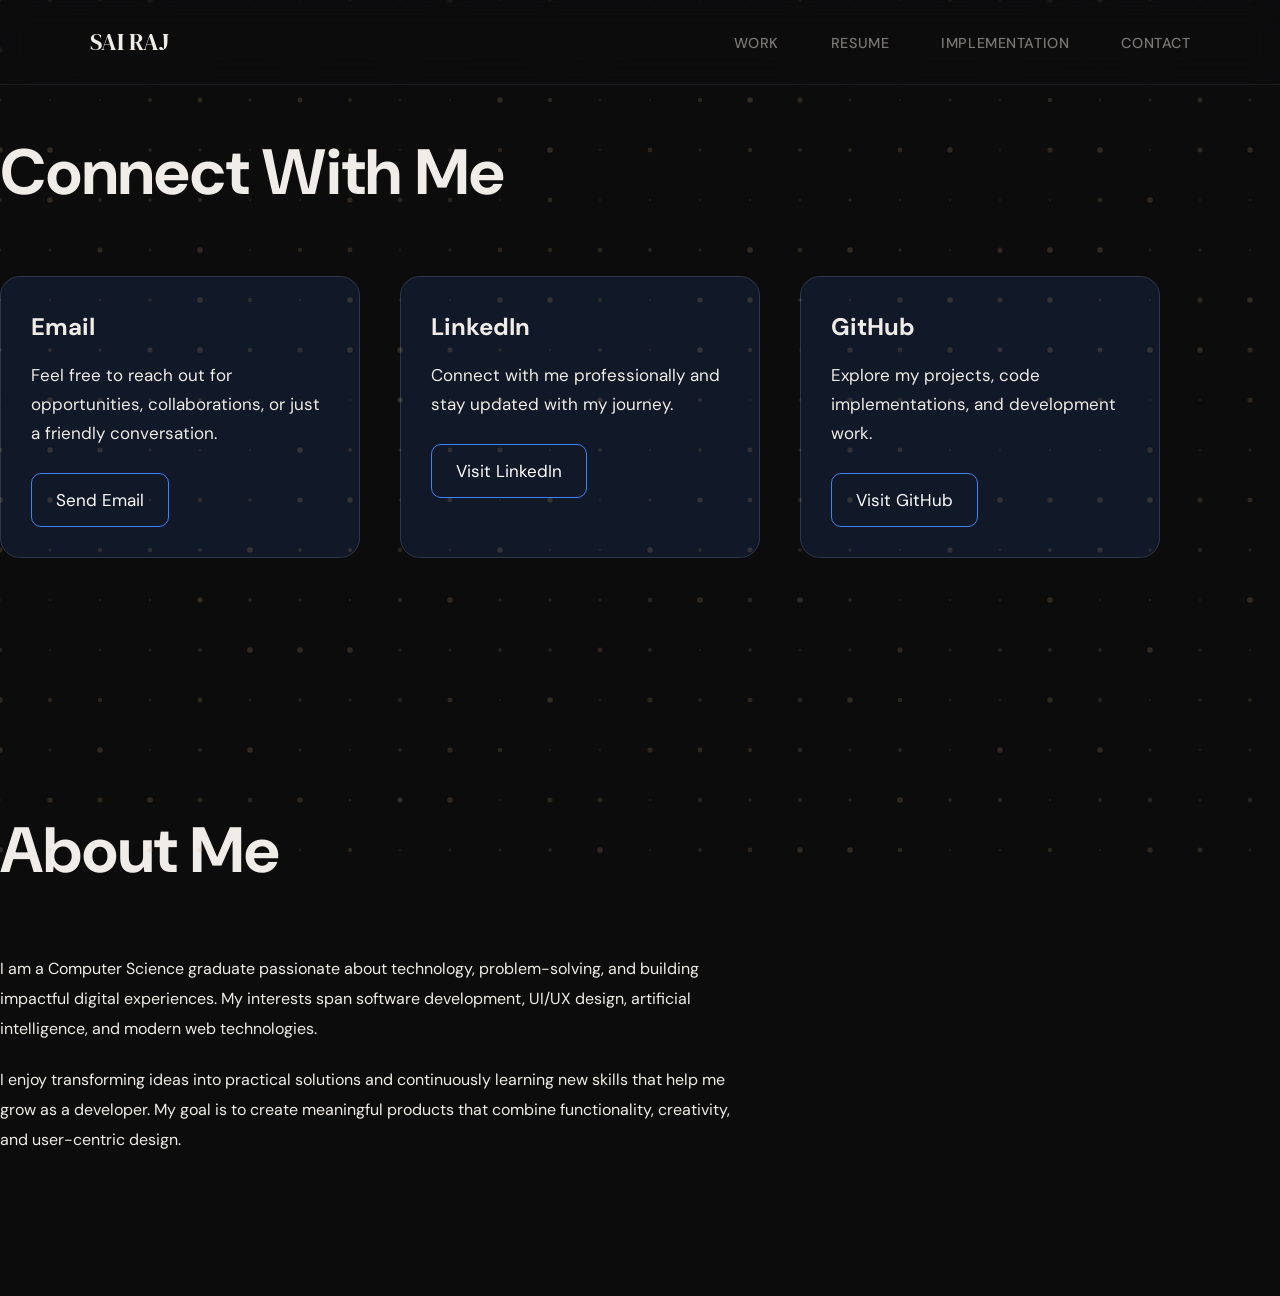
<file: contact.html>
<!DOCTYPE html>
<html lang="en">
<head>
  <meta charset="UTF-8">
  <meta name="viewport" content="width=device-width, initial-scale=1.0">
  <title>Contact — Sai Raj</title>
  <link rel="preconnect" href="https://fonts.googleapis.com">
  <link href="https://fonts.googleapis.com/css2?family=DM+Serif+Display:ital@0;1&family=DM+Sans:wght@300;400;500;600&display=swap" rel="stylesheet">
  <link rel="stylesheet" href="css/style.css">
</head>
<body>
<canvas id="particles"></canvas>
<nav>
  <div class="nav-inner">
  <a href="index.html" class="logo">Sai Raj</a>
  <ul>
    <li><a href="index.html#work">Work</a></li>
    <li><a href="asserts/SRISAIRAJ ADDANDI _ RESUME.pdf" target="_blank">Resume</a></li>
    <li><a href="#implementation">Implementation</a></li>
    <li><a href="contact.html">Contact</a></li>
  </ul>
  </div>
</nav>
<section class="contact-section">

    <!-- Left Side -->
    <div class="contact-content">

        <h1>Connect With Me</h1>

        <div class="contact-cards">

            <!-- Email -->
            <div class="contact-card">
                <h2>Email</h2>
                <p>Feel free to reach out for opportunities, collaborations, or just a friendly conversation.</p>

                <a href="https://mail.google.com/mail/?view=cm&fs=1&to=srisairajpateladdandi@gmail.com&su=Portfolio%20Inquiry&body=Hi%20Sri%20Sai%20Raj,%0A%0AI%20would%20like%20to%20connect%20regarding..."
   target="_blank"
   class="contact-btn">
    Send Email
</a>
            </div>

            <!-- LinkedIn -->
            <div class="contact-card">
                <h2>LinkedIn</h2>
                <p>Connect with me professionally and stay updated with my journey.</p>

                <a href=https://www.linkedin.com/in/srisairaj-addandi-26b838334?utm_source=share&utm_campaign=share_via&utm_content=profile&utm_medium=ios_app target="_blank" class="contact-btn">
                    Visit LinkedIn
                </a>
            </div>

            <!-- GitHub -->
            <div class="contact-card">
                <h2>GitHub</h2>
                <p>Explore my projects, code implementations, and development work.</p>

                <a href=https://github.com/srisairajaddandi target="_blank" class="contact-btn">
                    Visit GitHub
                </a>
            </div>

        </div>

    </div>
</section>
<section class="contact-section">


    <div class="about-content">

        <h1>About Me</h1>

        <p>
            I am a Computer Science graduate passionate about technology,
            problem-solving, and building impactful digital experiences.
            My interests span software development, UI/UX design,
            artificial intelligence, and modern web technologies.
        </p>

        <p>
            I enjoy transforming ideas into practical solutions and continuously
            learning new skills that help me grow as a developer. My goal is
            to create meaningful products that combine functionality,
            creativity, and user-centric design.
        </p>

    </div>

</section>
<script src="js/script.js"></script>
</body>
</html>
</file>
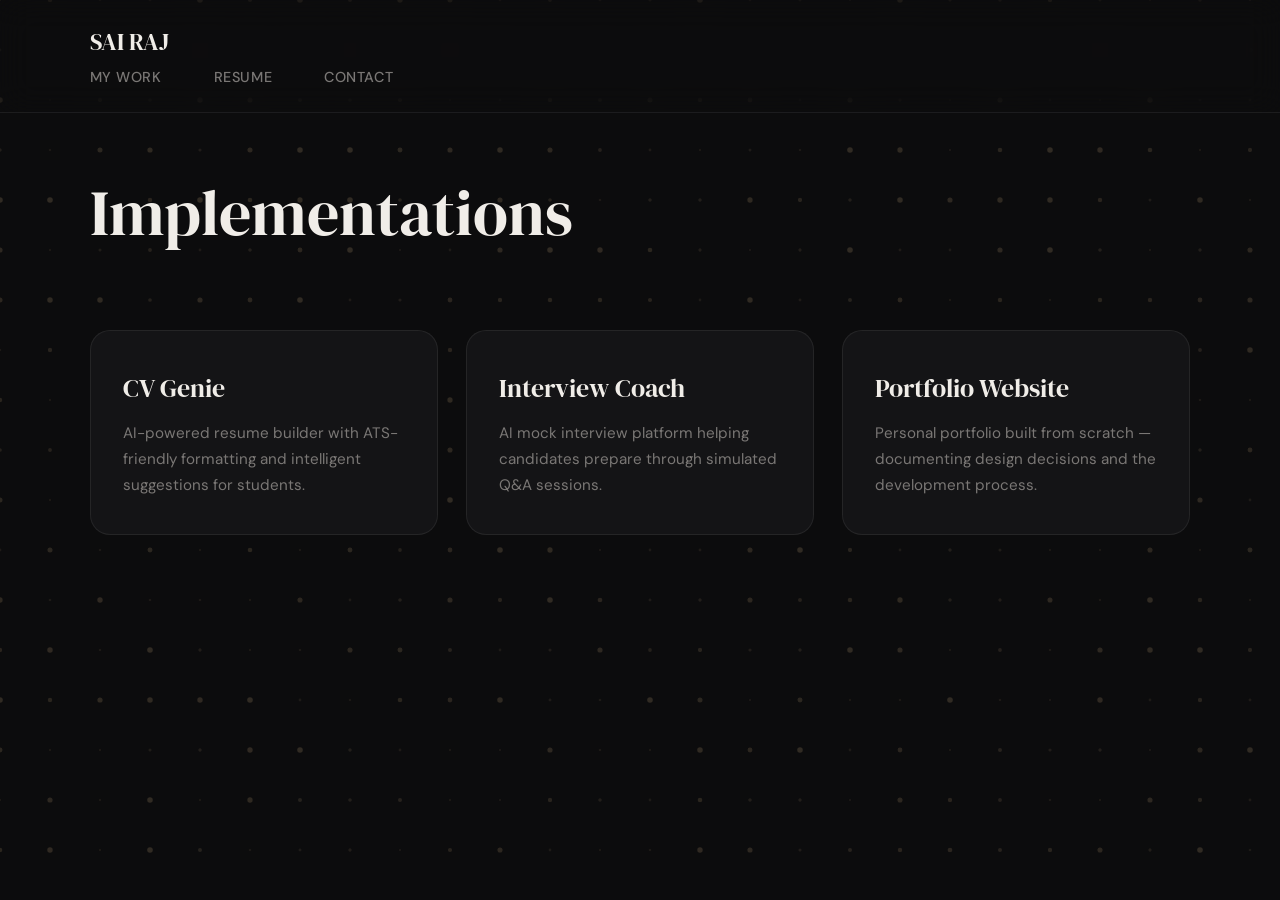
<file: Implementations.html>
<!DOCTYPE html>
<html lang="en">
<head>
  <meta charset="UTF-8">
  <meta name="viewport" content="width=device-width, initial-scale=1.0">
  <title>Implementations — Sai Raj</title>
  <link rel="preconnect" href="https://fonts.googleapis.com">
  <link href="https://fonts.googleapis.com/css2?family=DM+Serif+Display:ital@0;1&family=DM+Sans:wght@300;400;500;600&display=swap" rel="stylesheet">
  <link rel="stylesheet" href="css/style.css">
</head>
<body>
<canvas id="particles"></canvas>
<nav>
  <a href="index.html" class="logo">Sai Raj</a>
  <ul>
    <li><a href="index.html#work">My Work</a></li>
    <li><a href="asserts/SRISAIRAJ ADDANDI _ RESUME.pdf" target="_blank">Resume</a></li>
    <li><a href="contact.html">Contact</a></li>
  </ul>
</nav>
<div class="impl-page">
  <div class="container">
    <h1 class="reveal-up">Implementations</h1>
    <div class="impl-grid">
      <div class="impl-card reveal-up">
        <h2>CV Genie</h2>
        <p>AI-powered resume builder with ATS-friendly formatting and intelligent suggestions for students.</p>
      </div>
      <div class="impl-card reveal-up delay-1">
        <h2>Interview Coach</h2>
        <p>AI mock interview platform helping candidates prepare through simulated Q&amp;A sessions.</p>
      </div>
      <div class="impl-card reveal-up delay-2">
        <h2>Portfolio Website</h2>
        <p>Personal portfolio built from scratch — documenting design decisions and the development process.</p>
      </div>
    </div>
  </div>
</div>
<script src="js/script.js"></script>
</body>
</html>
</file>
<file: css/style.css>
/* ============================================
   RESET & BASE
============================================ */
*, *::before, *::after {
  margin: 0;
  padding: 0;
  box-sizing: border-box;
}

:root {
  --bg: #0c0c0d;
  --surface: #141416;
  --border: rgba(255,255,255,0.07);
  --text: #f0ede8;
  --muted: #7a7775;
  --accent: #c9a87c;        /* warm gold */
  --accent2: #8b7cf6;       /* soft violet */
  --font-display: 'DM Serif Display', Georgia, serif;
  --font-body: 'DM Sans', system-ui, sans-serif;
}

html { scroll-behavior: smooth; }

body {
  background: var(--bg);
  color: var(--text);
  font-family: var(--font-body);
  font-size: 17px;
  line-height: 1.65;
  overflow-x: hidden;
}

a { color: inherit; text-decoration: none; }

/* ============================================
   PARTICLES CANVAS
============================================ */
#particles {
  position: fixed;
  inset: 0;
  z-index: 0;
  pointer-events: none;
}

/* ============================================
   NAV
============================================ */
/* ============================================
   UNIVERSAL CONTAINER — used by every section
   This is the single source of truth for
   left/right alignment across all sections.
============================================ */
.container {
  width: 100%;
  max-width: 1280px;
  margin: 0 auto;
}

nav {
  position: fixed;
  top: 0;
  left: 0;
  right: 0;
  z-index: 100;
  padding: 22px 7%;
  backdrop-filter: blur(16px);
  background: transparent;
  border-bottom: 1px solid var(--border);
  transition: background 0.3s;
}

.nav-inner {
  width: 100%;
  max-width: 1280px;
  margin: 0 auto;
  display: flex;
  justify-content: space-between;
  align-items: center;
}

.logo {
  font-family: var(--font-display);
  font-size: 1.5rem;
  color: var(--text);
  letter-spacing: -0.01em;
}

nav ul {
  display: flex;
  list-style: none;
  gap: 52px;
}

nav a {
  font-size: 0.9rem;
  font-weight: 500;
  color: var(--muted);
  letter-spacing: 0.04em;
  text-transform: uppercase;
  transition: color 0.2s;
}

nav a:hover { color: var(--text); }

/* ============================================
   HERO
============================================ */
.hero {
  position: relative;
  z-index: 1;
  padding: 160px 7% 100px;  /* top accounts for fixed nav */
}

.hero-inner {
  width: 100%;
  max-width: 1280px;
  margin: 0 auto;
  display: grid;
  grid-template-columns: 1fr 380px;
  align-items: center;
  gap: 140px;
}

.hero-eyebrow {
  font-family: var(--font-display);
  font-style: italic;
  font-size: 1.5rem;
  color: var(--muted);
  margin-bottom: 8px;
}

.hero-text h1 {
  font-family: var(--font-display);
  font-size: clamp(3.5rem, 6vw, 6rem);
  font-weight: 400;
  line-height: 1.0;
  color: var(--text);
  margin-bottom: 28px;
}

.hero-bio {
  font-size: 1.05rem;
  color: #b0aba4;
  max-width: 560px;
  line-height: 1.75;
  margin-bottom: 40px;
}

.hero-bio strong {
  color: var(--text);
  font-weight: 500;
}

.hero-links {
  display: flex;
  gap: 20px;
  align-items: center;
}

.btn-outline {
  padding: 12px 28px;
  border: 1px solid rgba(255,255,255,0.18);
  border-radius: 100px;
  font-size: 0.9rem;
  font-weight: 500;
  color: var(--text);
  transition: border-color 0.2s, background 0.2s;
}

.btn-outline:hover {
  border-color: var(--accent);
  background: rgba(201,168,124,0.08);
}

.btn-ghost {
  font-size: 0.95rem;
  color: var(--muted);
  transition: color 0.2s;
}

.btn-ghost:hover { color: var(--text); }

/* PHOTO */
.hero-photo {
  display: flex;
  justify-content: center;
}

.photo-frame {
  width: 320px;
  height: 420px;
  border-radius: 16px;
  overflow: hidden;
  border: 1px solid var(--border);
  position: relative;
}

.photo-frame::before {
  content: '';
  position: absolute;
  inset: 0;
  background: linear-gradient(160deg, rgba(201,168,124,0.12), transparent 60%);
  z-index: 1;
  pointer-events: none;
}

.profile-img {
  width: 100%;
  height: 100%;
  object-fit: cover;
  display: block;
}

/* ============================================
   INTERESTS
============================================ */
.interests-section {
  position: relative;
  z-index: 1;
  padding: 100px 7%;
  border-top: 1px solid var(--border);
}

.interests-grid {
  display: grid;
  grid-template-columns: repeat(auto-fit, minmax(300px, 1fr));
  gap: 24px;
}

.interest-card {
  background: var(--surface);
  border: 1px solid var(--border);
  border-radius: 20px;
  padding: 36px 32px;
  transition: transform 0.35s, border-color 0.35s;
}

.interest-card:hover {
  transition: translateY(-8px);
  border-color: rgba(230, 136, 14, 0.3);
}

.interest-icon {
  font-size: 2rem;
  display: block;
  margin-bottom: 16px;
}

.interest-card h3 {
  font-family: var(--font-display);
  font-size: 1.6rem;
  font-weight: 400;
  margin-bottom: 12px;
  color: var(--text);
}

.interest-card p {
  color: var(--muted);
  font-size: 0.95rem;
  line-height: 1.7;
}

/* ============================================
   WORK SECTION
============================================ */
.work-section {
  position: relative;
  z-index: 1;
  padding: 100px 7%;
  border-top: 1px solid var(--border);
}

.section-label {
  font-size: 0.8rem;
  font-weight: 600;
  letter-spacing: 0.12em;
  text-transform: uppercase;
  color: var(--muted);
  margin-bottom: 64px;
}

.case-row {
  margin-bottom: 120px;
  display: grid;
  grid-template-columns: 1fr 1fr;
  gap: 10px;
  align-items: center;
}

.case-row.reverse {
  direction: rtl;
}

.case-row.reverse > * {
  direction: ltr;
}

.case-num {
  display: block;
  font-family: var(--font-display);
  font-style: italic;
  font-size: 1rem;
  color: var(--muted);
  margin-bottom: 12px;
}

.case-title {
  font-family: var(--font-display);
  font-size: clamp(2.5rem, 4vw, 4rem);
  font-weight: 400;
  line-height: 1.05;
  margin-bottom: 20px;
  color: var(--text);
}

.case-desc {
  color: var(--muted);
  font-size: 1rem;
  line-height: 1.75;
  max-width: 440px;
  margin-bottom: 32px;
}

.case-link {
  display: inline-block;
  font-size: 0.95rem;
  font-weight: 500;
  color: var(--accent);
  border-bottom: 1px solid rgba(201,168,124,0.3);
  padding-bottom: 4px;
  transition: border-color 0.2s;
}

.case-link:hover { border-color: var(--accent); }

/* STAGGERED IMAGE PAIR */
.case-images {
  display: flex;
  gap: 20px;
  align-items: flex-start;
  justify-content: center;
}

.img-card {
  width: 300px;
  height: 380px;
  border-radius: 16px;
  background: var(--surface);
  border: 1px solid var(--border);
  flex-shrink: 0;
}

.img-high {
  margin-top: -40px;
  background: linear-gradient(135deg, #1e1c2a, #141225);
  border-color: rgba(139,124,246,0.15);
}

.img-low {
  margin-top: 60px;
  background: linear-gradient(135deg, #1e1a14, #231d10);
  border-color: rgba(201,168,124,0.15);
}

.img-high.accent {
  background: linear-gradient(135deg, #1a1e1c, #111e16);
  border-color: rgba(100,200,150,0.15);
}

.img-low.accent {
  background: linear-gradient(135deg, #1a1416, #1e1114);
  border-color: rgba(220,100,120,0.15);
}

/* ============================================
   FOOTER
============================================ */
.site-footer {
  position: relative;
  z-index: 1;
  border-top: 1px solid var(--border);
  padding: 100px 7% 60px;
}

.footer-heading {
  font-family: var(--font-display);
  font-size: clamp(2.5rem, 5vw, 5rem);
  font-weight: 400;
  color: var(--text);
  margin-bottom: 24px;
}

.footer-email {
  font-size: 1.1rem;
  color: var(--accent);
  border-bottom: 1px solid rgba(201,168,124,0.3);
  padding-bottom: 4px;
  transition: color 0.2s;
  display: inline-block;
  margin-bottom: 80px;
}

.footer-email:hover { color: var(--text); }

.footer-bottom {
  display: flex;
  justify-content: space-between;
  align-items: center;
  border-top: 1px solid var(--border);
  padding-top: 28px;
}

.footer-copy {
  font-size: 0.85rem;
  color: var(--muted);
}

/* ============================================
   CONTACT PAGE
============================================ */
.contact-page {
  position: relative;
  z-index: 1;
  min-height: 100vh;
  padding: 160px 7% 100px;
}

.contact-page .container {
  max-width: 640px;
  margin: 0 auto;
}

.contact-page h1 {
  font-family: var(--font-display);
  font-size: clamp(3rem, 5vw, 4.5rem);
  font-weight: 400;
  margin-bottom: 16px;
}

.contact-subtitle {
  color: var(--muted);
  margin-bottom: 56px;
  font-size: 1.05rem;
}

.form-group {
  margin-bottom: 24px;
}

.form-group label {
  display: block;
  font-size: 0.8rem;
  font-weight: 600;
  letter-spacing: 0.1em;
  text-transform: uppercase;
  color: var(--muted);
  margin-bottom: 8px;
}

.form-group input,
.form-group textarea {
  width: 100%;
  background: var(--surface);
  border: 1px solid var(--border);
  border-radius: 10px;
  padding: 14px 18px;
  color: var(--text);
  font-family: var(--font-body);
  font-size: 1rem;
  outline: none;
  transition: border-color 0.2s;
}

.form-group input:focus,
.form-group textarea:focus {
  border-color: rgba(201,168,124,0.5);
}

.form-group textarea {
  min-height: 160px;
  resize: vertical;
}

.form-submit {
  padding: 14px 36px;
  background: var(--accent);
  border: none;
  border-radius: 100px;
  color: #0c0c0d;
  font-family: var(--font-body);
  font-size: 0.95rem;
  font-weight: 600;
  cursor: pointer;
  transition: opacity 0.2s;
}

.form-submit:hover { opacity: 0.85; }

/* ============================================
   IMPLEMENTATIONS PAGE
============================================ */
.impl-page {
  position: relative;
  z-index: 1;
  min-height: 100vh;
  padding: 160px 7% 100px;
}

.impl-page .container {
  max-width: 1280px;
  margin: 0 auto;
}

.impl-page h1 {
  font-family: var(--font-display);
  font-size: clamp(3rem, 5vw, 4.5rem);
  font-weight: 400;
  margin-bottom: 64px;
}

.impl-grid {
  display: grid;
  grid-template-columns: repeat(auto-fill, minmax(320px, 1fr));
  gap: 28px;
}

.impl-card {
  background: var(--surface);
  border: 1px solid var(--border);
  border-radius: 20px;
  padding: 36px 32px;
  transition: transform 0.3s, border-color 0.3s;
}

.impl-card:hover {
  transform: translateY(-6px);
  border-color: rgba(201,168,124,0.25);
}

.impl-card h2 {
  font-family: var(--font-display);
  font-size: 1.6rem;
  font-weight: 400;
  margin-bottom: 12px;
}

.impl-card p {
  color: var(--muted);
  font-size: 0.95rem;
  line-height: 1.7;
}

/* ============================================
   ANIMATIONS
============================================ */
.reveal-up {
  opacity: 0;
  transform: translateY(36px);
  transition: opacity 0.8s ease, transform 0.8s ease;
}

.reveal-up.visible {
  opacity: 1;
  transform: translateY(0);
}

.reveal-right {
  opacity: 0;
  transform: translateX(36px);
  transition: opacity 0.9s ease, transform 0.9s ease;
}

.reveal-right.visible {
  opacity: 1;
  transform: translateX(0);
}

.delay-1 { transition-delay: 0.15s; }
.delay-2 { transition-delay: 0.3s; }
.delay-3 { transition-delay: 0.45s; }

/* ============================================
   RESPONSIVE
============================================ */
@media (max-width: 1024px) {
  .hero-inner {
    grid-template-columns: 1fr;
    text-align: center;
    gap: 48px;
  }

  .hero-bio { max-width: 100%; }
  .hero-links { justify-content: center; }
  .hero-photo { justify-content: center; }

  .interests-grid {
    grid-template-columns: 1fr;
  }

  .case-row, .case-row.reverse {
    grid-template-columns: 1fr;
    direction: ltr;
    gap: 48px;
  }
}

@media (max-width: 600px) {
  nav ul { gap: 24px; }
  nav { padding: 18px 5%; }
  .hero { padding: 130px 5% 80px; }
  .interests-section,
  .work-section,
  .site-footer { padding: 80px 5%; }
  .footer-bottom { flex-direction: column; gap: 12px; text-align: center; }
}

    /* ============================================
       CASE STUDY — OCEAN BLUES THEME
       All text is dark to work on light backgrounds
    ============================================ */



    /* ============================================
       SHARED SECTION STYLES
    ============================================ */
    .cs-section {
      padding: 100px 7%;
    }

    .cs-section .container {
      width: 100%;
      max-width: 1280px;
      margin: 0 auto;
    }

    .cs-label {
      font-size: 0.75rem;
      font-weight: 600;
      letter-spacing: 0.14em;
      text-transform: uppercase;
      color: #3a5a72;
      margin-bottom: 16px;
    }

    .cs-heading {
      font-family: 'DM Serif Display', Georgia, serif;
      font-size: clamp(2.2rem, 4vw, 3.5rem);
      font-weight: 400;
      line-height: 1.1;
      color: #0f1f2e;
      margin-bottom: 32px;
    }

    .cs-para {
      font-size: 1.05rem;
      line-height: 1.8;
      color: #2a4055;
      max-width: 640px;
      margin-bottom: 20px;
    }

    .cs-para:last-child { margin-bottom: 0; }

    /* Image placeholder */
    .cs-img {
      width: 100%;
      border-radius: 16px;
      overflow: hidden;
      border: 1px solid rgba(0,0,0,0.08);
      background: rgba(255,255,255,0.5);
      display: flex;
      align-items: center;
      justify-content: center;
      color: #3a5a72;
      font-size: 0.85rem;
      font-weight: 500;
      letter-spacing: 0.05em;
    }

    .cs-img img {
      width: 100%;
      height: 100%;
      object-fit: cover;
      display: block;
    }

    /* Two-column layout */
    .cs-two-col {
      display: grid;
      grid-template-columns: 1fr 1fr;
      gap: 80px;
      align-items: center;
    }

    .cs-two-col.reverse { direction: rtl; }
    .cs-two-col.reverse > * { direction: ltr; }

    /* Back link */
    .cs-back {
      display: inline-flex;
      align-items: center;
      gap: 8px;
      font-size: 0.9rem;
      font-weight: 500;
      color: #3a5a72;
      margin-bottom: 48px;
      transition: color 0.2s;
      text-decoration: none;
    }

    .cs-back:hover { color: #0f1f2e; }

    /* Tags */
    .cs-problem-tag {
      display: inline-block;
      padding: 4px 14px;
      border-radius: 100px;
      background: rgba(220,80,80,0.12);
      color: #b03030;
      font-size: 0.8rem;
      font-weight: 600;
      letter-spacing: 0.08em;
      text-transform: uppercase;
      margin-bottom: 20px;
    }

    .cs-solution-tag {
      display: inline-block;
      padding: 4px 14px;
      border-radius: 100px;
      background: rgba(40,160,100,0.12);
      color: #1a7a50;
      font-size: 0.8rem;
      font-weight: 600;
      letter-spacing: 0.08em;
      text-transform: uppercase;
      margin-bottom: 20px;
    }

    /* 4-image grid */
    .cs-four-grid {
      display: grid;
      grid-template-columns: 1fr 1fr;
      gap: 24px;
    }

    /* ============================================
       SECTION BACKGROUNDS — OCEAN BLUES
    ============================================ */
    .s1 { background: #87CEFA; padding-top: 160px; }
    .s2 { background: #B0E0E6; }
    .s3 { background: #AFEEEE; }
    .s4 { background: #F0F8FF; }
    .s5 { background: #FFFFFF; }
    .s6 { background: #B0C4DE; }
    .s7 { background: #F0FFFF; }
    .s8 { background: #89CFF0; }

    /* ============================================
       RESPONSIVE
    ============================================ */
    @media (max-width: 900px) {
      .cs-two-col,
      .cs-two-col.reverse {
        grid-template-columns: 1fr;
        direction: ltr;
        gap: 40px;
      }
      .cs-four-grid { grid-template-columns: 1fr; }
    }

    @media (max-width: 600px) {
      .cs-section { padding: 80px 5%; }
      .s1 { padding-top: 130px; }
    }
.contact-section{
    width:100%;
    max-width:1280px;
    margin:0 auto;

    display:grid;
    grid-template-columns:1fr 380px;

    align-items:start;
    gap:140px;

    padding:120px 0;
}

.contact-content h1,
.about-content h1{
    font-size:4rem;
    font-weight:700;
    margin-bottom:50px;
}

.contact-cards{
    display:grid;
    grid-template-columns:repeat(3,360px);
    gap: 40px;
}

.contact-card{
    background:#111827;
    border:1px solid #2d3748;
    border-radius:20px;
    padding:30px;
}

.contact-card h2{
    font-size:1.5rem;
    margin-bottom:15px;
}

.contact-card p{
    line-height:1.7;
    margin-bottom:25px;
}

.contact-btn{
    display:inline-block;
    padding:12px 24px;

    border:1px solid #3b82f6;
    border-radius:10px;

    text-decoration:none;
    color:white;

    transition:0.3s;
}

.contact-btn:hover{
    transform:translateY(-3px);
}

.about-content p{
    line-height:1.9;
    margin-bottom:20px;
    font-size:1rem;
}
</file>
